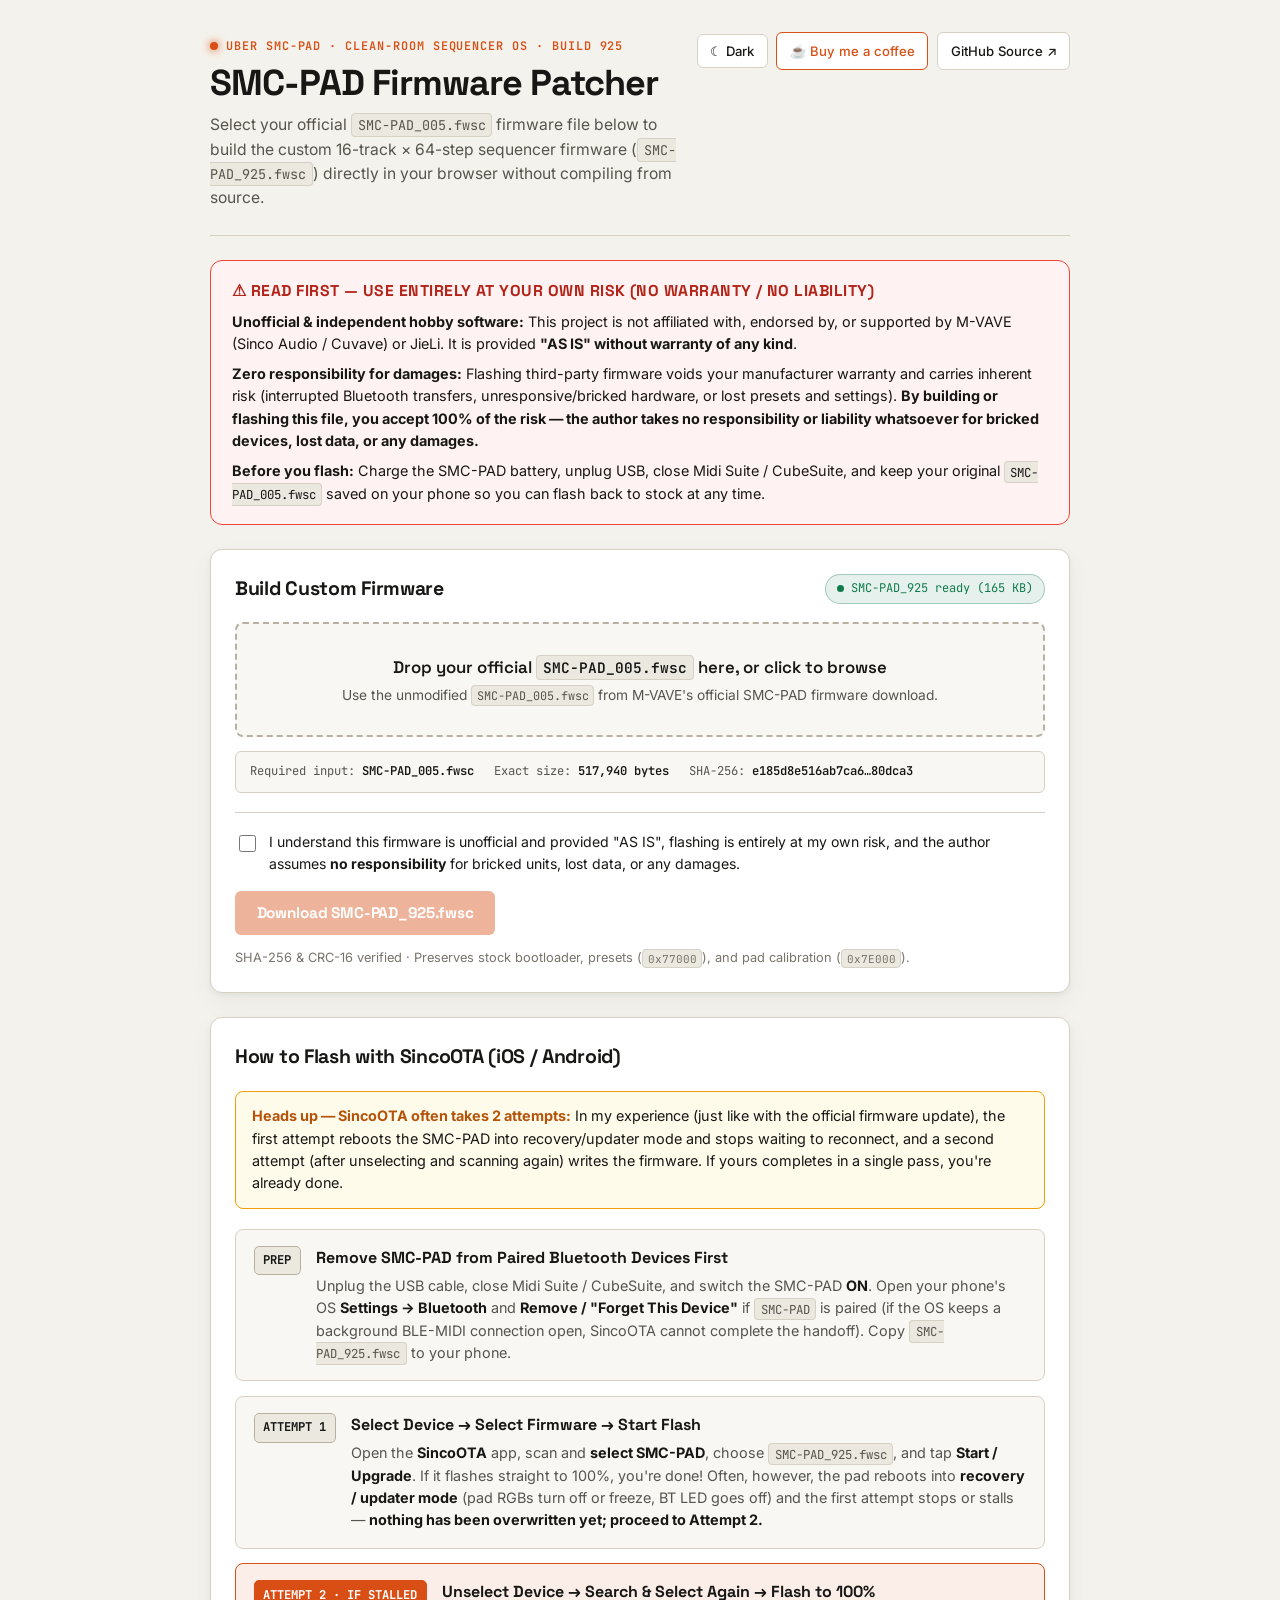
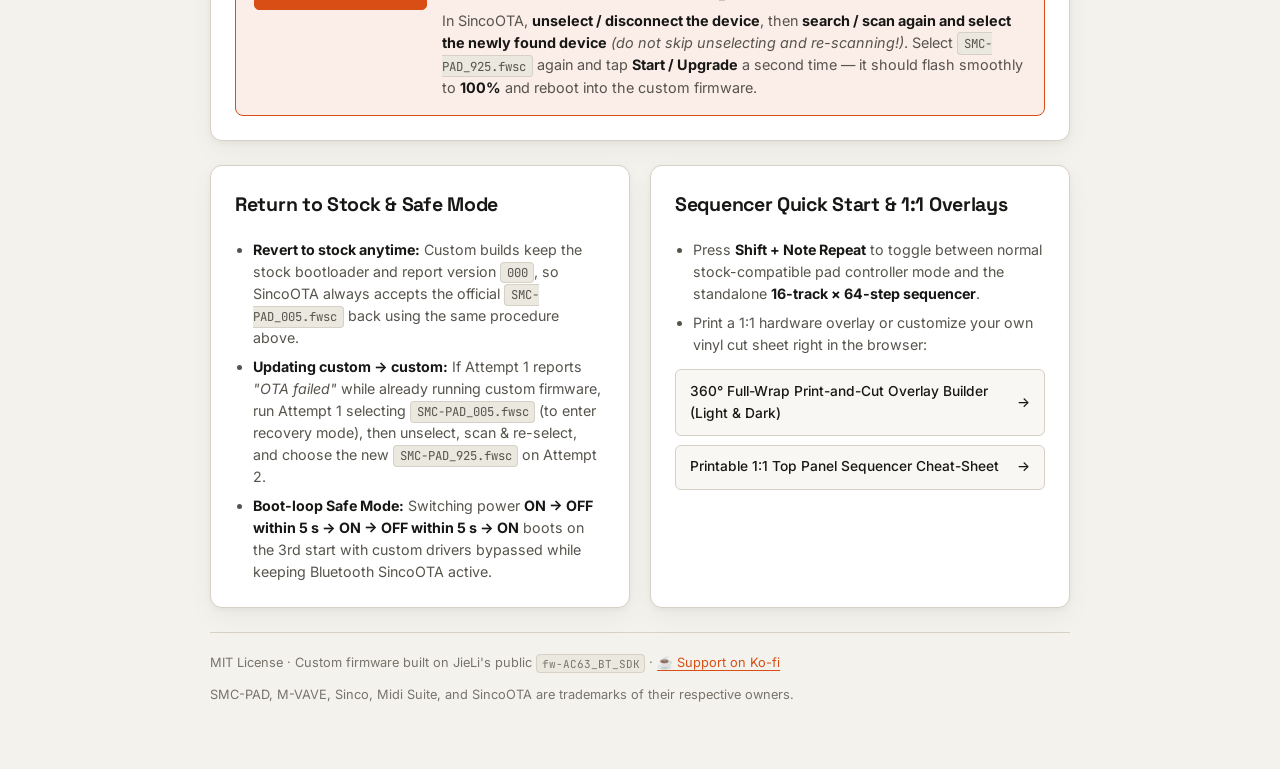
<file: docs/index.html>
<!doctype html>
<html lang="en">
  <head>
    <meta charset="utf-8" />
    <meta name="viewport" content="width=device-width, initial-scale=1" />
    <title>Uber SMC-PAD — Firmware Patcher &amp; Flashing Guide</title>
    <meta
      name="description"
      content="Browser firmware patcher and SincoOTA flashing guide for the M-VAVE SMC-PAD 16-track step sequencer OS."
    />
    <link rel="preconnect" href="https://fonts.googleapis.com" />
    <link rel="preconnect" href="https://fonts.gstatic.com" crossorigin />
    <link
      href="https://fonts.googleapis.com/css2?family=Inter:wght@400;500;600&amp;family=JetBrains+Mono:wght@400;600;700&amp;family=Space+Grotesk:wght@600;700&amp;display=swap"
      rel="stylesheet"
    />
    <link rel="stylesheet" href="./styles.css" />
    <script>
      (function () {
        try {
          var saved = localStorage.getItem("smcpad-theme");
          var dark = saved
            ? saved === "dark"
            : window.matchMedia && window.matchMedia("(prefers-color-scheme: dark)").matches;
          document.documentElement.setAttribute("data-theme", dark ? "dark" : "light");
        } catch (_) {}
      })();
    </script>
  </head>
  <body>
    <div class="shell">
      <header class="topbar">
        <div>
          <div class="hw-kicker">
            <span class="hw-led" aria-hidden="true"></span>
            <span>UBER SMC-PAD · CLEAN-ROOM SEQUENCER OS · BUILD 925</span>
          </div>
          <h1>SMC-PAD Firmware Patcher</h1>
          <p class="lead">
            Select your official <code>SMC-PAD_005.fwsc</code> firmware file below to build the
            custom 16-track × 64-step sequencer firmware (<code>SMC-PAD_925.fwsc</code>) directly in
            your browser without compiling from source.
          </p>
        </div>
        <div class="topbar-actions">
          <button
            type="button"
            id="theme-toggle-btn"
            class="btn-ghost"
            aria-label="Toggle color theme"
          >
            Theme
          </button>
          <a
            id="kofi-link-btn"
            class="btn-ghost btn-kofi"
            href="https://ko-fi.com/alenauta"
            target="_blank"
            rel="noopener noreferrer"
          >
            ☕ Buy me a coffee
          </a>
          <a
            id="repo-link-btn"
            class="btn-ghost"
            href="https://github.com/alenauta/uber-smc-pad"
            target="_blank"
            rel="noopener noreferrer"
          >
            GitHub Source ↗
          </a>
        </div>
      </header>

      <main>
        <!-- Strong Liability & Own-Risk Warning -->
        <section class="disclaimer-card" id="disclaimer-banner" aria-labelledby="disclaimer-heading">
          <h2 class="disclaimer-title" id="disclaimer-heading">
            ⚠ Read First — Use Entirely at Your Own Risk (No Warranty / No Liability)
          </h2>
          <p>
            <strong>Unofficial &amp; independent hobby software:</strong> This project is not
            affiliated with, endorsed by, or supported by M-VAVE (Sinco Audio / Cuvave) or JieLi.
            It is provided <strong>"AS IS" without warranty of any kind</strong>.
          </p>
          <p>
            <strong>Zero responsibility for damages:</strong> Flashing third-party firmware voids
            your manufacturer warranty and carries inherent risk (interrupted Bluetooth transfers,
            unresponsive/bricked hardware, or lost presets and settings).
            <strong>
              By building or flashing this file, you accept 100% of the risk — the author takes no
              responsibility or liability whatsoever for bricked devices, lost data, or any damages.
            </strong>
          </p>
          <p>
            <strong>Before you flash:</strong> Charge the SMC-PAD battery, unplug USB, close Midi
            Suite / CubeSuite, and keep your original <code>SMC-PAD_005.fwsc</code> saved on your
            phone so you can flash back to stock at any time.
          </p>
        </section>

        <!-- Firmware Patcher -->
        <section class="card" id="patcher-section" aria-labelledby="patcher-heading">
          <div class="card-header">
            <h2 id="patcher-heading">Build Custom Firmware</h2>
            <div class="status-pill" id="payload-status-pill" role="status" aria-live="polite">
              <span class="status-dot" aria-hidden="true"></span>
              <span id="payload-status-text">Loading payload…</span>
            </div>
          </div>

          <div class="dropzone" id="stock-dropzone">
            <input
              type="file"
              id="stock-file-input"
              accept=".fwsc,.ufw,.bin,application/octet-stream"
              aria-label="Select your official SMC-PAD_005.fwsc file"
            />
            <p class="dropzone-title" id="dropzone-title">
              Drop your official <code>SMC-PAD_005.fwsc</code> here, or click to browse
            </p>
            <p class="dropzone-sub" id="dropzone-sub">
              Use the unmodified <code>SMC-PAD_005.fwsc</code> from M-VAVE's official SMC-PAD
              firmware download.
            </p>
          </div>

          <div class="spec-strip" aria-label="Required official stock firmware specification">
            <span>Required input: <strong>SMC-PAD_005.fwsc</strong></span>
            <span>Exact size: <strong>517,940 bytes</strong></span>
            <span>SHA-256: <strong>e185d8e516ab7ca6…80dca3</strong></span>
          </div>

          <div class="verify-box" id="verification-panel" role="region" aria-live="polite" hidden>
            <p class="verify-title" id="verification-title"></p>
            <div class="verify-grid" id="verification-details"></div>
          </div>

          <div class="patch-footer">
            <label class="ack-label" for="risk-ack-checkbox">
              <input type="checkbox" id="risk-ack-checkbox" />
              <span>
                I understand this firmware is unofficial and provided "AS IS", flashing is entirely
                at my own risk, and the author assumes <strong>no responsibility</strong> for
                bricked units, lost data, or any damages.
              </span>
            </label>

            <div class="action-row">
              <button type="button" class="btn-primary" id="download-fw-btn" disabled>
                Download SMC-PAD_925.fwsc
              </button>
              <p class="privacy-note">
                SHA-256 &amp; CRC-16 verified · Preserves stock bootloader, presets
                (<code>0x77000</code>), and pad calibration (<code>0x7E000</code>).
              </p>
            </div>
          </div>
        </section>

        <!-- How to Flash Guide -->
        <section class="card" id="flashing-guide" aria-labelledby="flashing-heading">
          <div class="card-header">
            <h2 id="flashing-heading">How to Flash with SincoOTA (iOS / Android)</h2>
          </div>

          <div class="two-pass-callout">
            <strong>Heads up — SincoOTA often takes 2 attempts:</strong> In my experience (just like
            with the official firmware update), the first attempt reboots the SMC-PAD into
            recovery/updater mode and stops waiting to reconnect, and a second attempt (after
            unselecting and scanning again) writes the firmware. If yours completes in a single
            pass, you're already done.
          </div>

          <ol class="steps-list">
            <li class="step-item">
              <span class="step-badge">Prep</span>
              <div class="step-body">
                <h3>Remove SMC-PAD from Paired Bluetooth Devices First</h3>
                <p>
                  Unplug the USB cable, close Midi Suite / CubeSuite, and switch the SMC-PAD
                  <strong>ON</strong>. Open your phone's OS <strong>Settings → Bluetooth</strong>
                  and <strong>Remove / "Forget This Device"</strong> if <code>SMC-PAD</code> is
                  paired (if the OS keeps a background BLE-MIDI connection open, SincoOTA cannot
                  complete the handoff). Copy <code>SMC-PAD_925.fwsc</code> to your phone.
                </p>
              </div>
            </li>

            <li class="step-item">
              <span class="step-badge">Attempt 1</span>
              <div class="step-body">
                <h3>Select Device → Select Firmware → Start Flash</h3>
                <p>
                  Open the <strong>SincoOTA</strong> app, scan and <strong>select SMC-PAD</strong>,
                  choose <code>SMC-PAD_925.fwsc</code>, and tap <strong>Start / Upgrade</strong>. If
                  it flashes straight to 100%, you're done! Often, however, the pad reboots into
                  <strong>recovery / updater mode</strong> (pad RGBs turn off or freeze, BT LED goes
                  off) and the first attempt stops or stalls —
                  <strong>nothing has been overwritten yet; proceed to Attempt 2.</strong>
                </p>
              </div>
            </li>

            <li class="step-item highlight">
              <span class="step-badge">Attempt 2 · If Stalled</span>
              <div class="step-body">
                <h3>Unselect Device → Search &amp; Select Again → Flash to 100%</h3>
                <p>
                  In SincoOTA, <strong>unselect / disconnect the device</strong>, then
                  <strong>search / scan again and select the newly found device</strong>
                  <em>(do not skip unselecting and re-scanning!)</em>. Select
                  <code>SMC-PAD_925.fwsc</code> again and tap <strong>Start / Upgrade</strong> a
                  second time — it should flash smoothly to <strong>100%</strong> and reboot into
                  the custom firmware.
                </p>
              </div>
            </li>
          </ol>
        </section>

        <!-- Secondary Reference Grid -->
        <div class="info-grid" id="extras-grid">
          <section class="card" aria-labelledby="revert-heading">
            <div class="card-header">
              <h2 id="revert-heading">Return to Stock &amp; Safe Mode</h2>
            </div>
            <ul class="compact-list">
              <li>
                <strong>Revert to stock anytime:</strong> Custom builds keep the stock bootloader
                and report version <code>000</code>, so SincoOTA always accepts the official
                <code>SMC-PAD_005.fwsc</code> back using the same procedure above.
              </li>
              <li>
                <strong>Updating custom → custom:</strong> If Attempt 1 reports
                <em>"OTA failed"</em> while already running custom firmware, run Attempt 1 selecting
                <code>SMC-PAD_005.fwsc</code> (to enter recovery mode), then unselect, scan &amp;
                re-select, and choose the new <code>SMC-PAD_925.fwsc</code> on Attempt 2.
              </li>
              <li>
                <strong>Boot-loop Safe Mode:</strong> Switching power
                <strong>ON → OFF within 5 s → ON → OFF within 5 s → ON</strong> boots on the 3rd
                start with custom drivers bypassed while keeping Bluetooth SincoOTA active.
              </li>
            </ul>
          </section>

          <section class="card" aria-labelledby="overlays-heading">
            <div class="card-header">
              <h2 id="overlays-heading">Sequencer Quick Start &amp; 1:1 Overlays</h2>
            </div>
            <ul class="compact-list">
              <li>
                Press <strong>Shift + Note Repeat</strong> to toggle between normal stock-compatible
                pad controller mode and the standalone <strong>16-track × 64-step sequencer</strong>.
              </li>
              <li>
                Print a 1:1 hardware overlay or customize your own vinyl cut sheet right in the
                browser:
              </li>
            </ul>
            <div class="overlay-links">
              <a
                id="overlay-milspec-link"
                class="overlay-link-card"
                href="./overlay/smcpad_milspec_overlay.html"
              >
                <span>360° Full-Wrap Print-and-Cut Overlay Builder (Light &amp; Dark)</span>
                <span aria-hidden="true">→</span>
              </a>
              <a
                id="overlay-seq-link"
                class="overlay-link-card"
                href="./overlay/smcpad_seq_overlay.html"
              >
                <span>Printable 1:1 Top Panel Sequencer Cheat-Sheet</span>
                <span aria-hidden="true">→</span>
              </a>
            </div>
          </section>
        </div>
      </main>

      <footer class="site-footer">
        <span>
          MIT License · Custom firmware built on JieLi's public <code>fw-AC63_BT_SDK</code> ·
          <a href="https://ko-fi.com/alenauta" target="_blank" rel="noopener noreferrer"
            >☕ Support on Ko-fi</a
          >
        </span>
        <span>
          SMC-PAD, M-VAVE, Sinco, Midi Suite, and SincoOTA are trademarks of their respective
          owners.
        </span>
      </footer>
    </div>

    <script src="./patcher.js"></script>
    <script>
      (function () {
        "use strict";

        const PAYLOAD_URL = "./payload/smcpad_925.bin";

        const themeBtn = document.getElementById("theme-toggle-btn");
        const statusPill = document.getElementById("payload-status-pill");
        const statusText = document.getElementById("payload-status-text");
        const dropzone = document.getElementById("stock-dropzone");
        const dropTitle = document.getElementById("dropzone-title");
        const dropSub = document.getElementById("dropzone-sub");
        const fileInput = document.getElementById("stock-file-input");
        const verifyPanel = document.getElementById("verification-panel");
        const verifyTitle = document.getElementById("verification-title");
        const verifyDetails = document.getElementById("verification-details");
        const ackCheckbox = document.getElementById("risk-ack-checkbox");
        const downloadBtn = document.getElementById("download-fw-btn");

        let payloadBytes = null;
        let patchedResult = null;
        let pendingFile = null;

        function updateThemeLabel() {
          const cur = document.documentElement.getAttribute("data-theme") || "light";
          themeBtn.textContent = cur === "dark" ? "☀ Light" : "☾ Dark";
        }
        updateThemeLabel();

        themeBtn.addEventListener("click", function () {
          const cur = document.documentElement.getAttribute("data-theme") || "light";
          const next = cur === "dark" ? "light" : "dark";
          document.documentElement.setAttribute("data-theme", next);
          try {
            localStorage.setItem("smcpad-theme", next);
          } catch (_) {}
          updateThemeLabel();
        });

        function refreshDownloadButton() {
          const ready = Boolean(patchedResult && ackCheckbox.checked);
          downloadBtn.disabled = !ready;
          if (patchedResult) {
            downloadBtn.textContent =
              "Download " +
              patchedResult.fileName +
              " (" +
              patchedResult.bytes.length.toLocaleString() +
              " B)";
          } else {
            downloadBtn.textContent = "Download SMC-PAD_925.fwsc";
          }
        }

        ackCheckbox.addEventListener("change", refreshDownloadButton);

        function showVerificationError(msg) {
          patchedResult = null;
          dropzone.classList.remove("verified");
          verifyPanel.hidden = false;
          verifyPanel.className = "verify-box err";
          verifyTitle.textContent = "✕ Verification failed: " + msg;
          verifyDetails.innerHTML = "";
          refreshDownloadButton();
        }

        function showVerificationSuccess(fileName, res, elapsedMs) {
          patchedResult = res;
          dropzone.classList.add("verified");
          dropTitle.innerHTML =
            "✓ Verified <code>" +
            fileName.replace(/[<>&]/g, "") +
            "</code> → Ready to download <code>" +
            res.fileName +
            "</code>";
          dropSub.textContent =
            "Assembled in " + elapsedMs + " ms. Click or drop again to select another file.";
          verifyPanel.hidden = false;
          verifyPanel.className = "verify-box ok";
          verifyTitle.textContent =
            "✓ Stock SMC-PAD_005 verified — " + res.fileName + " ready";
          verifyDetails.innerHTML =
            "<div>Input SHA-256: <strong>" +
            res.stockSha256.slice(0, 16) +
            "…" +
            res.stockSha256.slice(-6) +
            "</strong></div>" +
            "<div>OTA flash2 SHA-256: <strong>" +
            res.flash2Sha256.slice(0, 16) +
            "…" +
            res.flash2Sha256.slice(-6) +
            "</strong></div>" +
            "<div>Output .fwsc SHA-256: <strong>" +
            res.outputSha256.slice(0, 16) +
            "…" +
            res.outputSha256.slice(-6) +
            "</strong></div>" +
            "<div>Output size: <strong>" +
            res.bytes.length.toLocaleString() +
            " bytes</strong></div>";
          refreshDownloadButton();
        }

        async function processSelectedFile(file) {
          if (!file) return;
          if (!payloadBytes) {
            pendingFile = file;
            return;
          }
          try {
            const buf = await file.arrayBuffer();
            const stockBytes = new Uint8Array(buf);
            const t0 = performance.now();
            const res = await window.SmcPadPatcher.patchFirmware(stockBytes, payloadBytes);
            const elapsed = (performance.now() - t0).toFixed(1);
            showVerificationSuccess(file.name, res, elapsed);
          } catch (err) {
            showVerificationError(err && err.message ? err.message : String(err));
          }
        }

        fileInput.addEventListener("change", function () {
          if (fileInput.files && fileInput.files[0]) {
            processSelectedFile(fileInput.files[0]);
          }
        });

        ["dragenter", "dragover"].forEach(function (evName) {
          dropzone.addEventListener(evName, function (e) {
            e.preventDefault();
            dropzone.classList.add("dragover");
          });
        });

        ["dragleave", "drop"].forEach(function (evName) {
          dropzone.addEventListener(evName, function (e) {
            e.preventDefault();
            dropzone.classList.remove("dragover");
          });
        });

        dropzone.addEventListener("drop", function (e) {
          if (e.dataTransfer && e.dataTransfer.files && e.dataTransfer.files[0]) {
            processSelectedFile(e.dataTransfer.files[0]);
          }
        });

        downloadBtn.addEventListener("click", function () {
          if (!patchedResult || !ackCheckbox.checked) return;
          const blob = new Blob([patchedResult.bytes], { type: "application/octet-stream" });
          const url = URL.createObjectURL(blob);
          const a = document.createElement("a");
          a.href = url;
          a.download = patchedResult.fileName;
          document.body.appendChild(a);
          a.click();
          a.remove();
          setTimeout(function () {
            URL.revokeObjectURL(url);
          }, 2000);
        });

        async function loadPayload() {
          try {
            const resp = await fetch(PAYLOAD_URL, { cache: "no-cache" });
            if (!resp.ok) {
              throw new Error("HTTP " + resp.status);
            }
            const ab = await resp.arrayBuffer();
            payloadBytes = new Uint8Array(ab);
            const parsed = window.SmcPadPatcher.parsePayloadBundle(payloadBytes);
            statusPill.className = "status-pill ready";
            statusText.textContent =
              parsed.manifest.build_name +
              " ready (" +
              Math.round(payloadBytes.length / 1024) +
              " KB)";
            if (pendingFile) {
              const f = pendingFile;
              pendingFile = null;
              processSelectedFile(f);
            }
          } catch (err) {
            statusPill.className = "status-pill error";
            statusText.textContent =
              "Payload load error (" +
              (err && err.message ? err.message : "serve docs/ via HTTP/GitHub Pages") +
              ")";
          }
        }

        loadPayload();
      })();
    </script>
  </body>
</html>
</file>
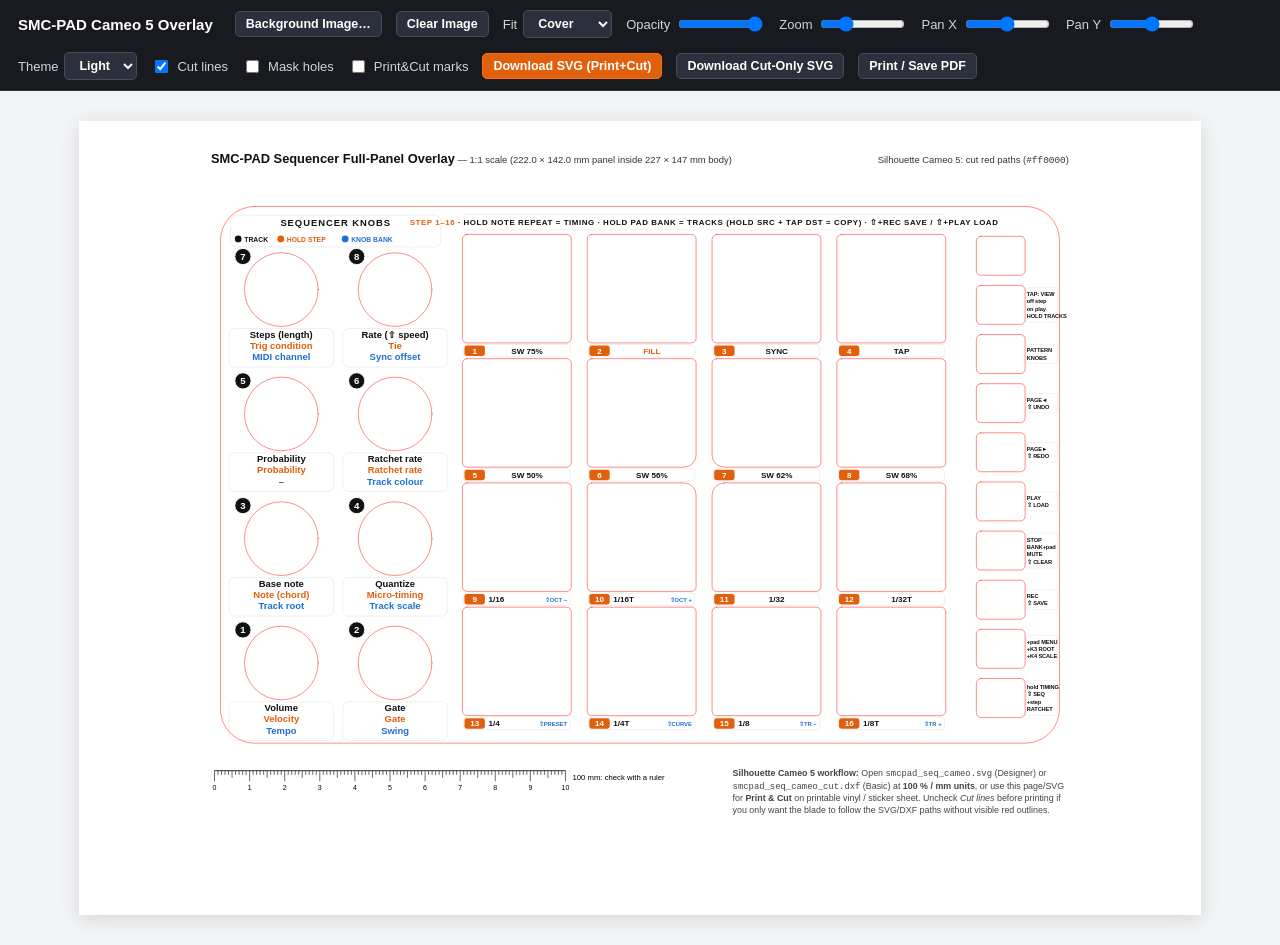
<file: docs/overlay/smcpad_seq_cameo_overlay.html>
<!DOCTYPE html>
<html lang="en">
<head>
<meta charset="utf-8">
<title>SMC-PAD Full-Panel Overlay (Silhouette Cameo 5)</title>
<meta name="description" content="1:1 full-panel printable and cuttable overlay for SMC-PAD and Silhouette Cameo 5">
<style>
@page { size: 297mm 210mm; margin: 0; }
* { box-sizing: border-box; -webkit-print-color-adjust: exact; print-color-adjust: exact; }
html, body { margin: 0; padding: 0; background: #f3f4f6; color: #111;
  font-family: "Avenir Next", "Helvetica Neue", Arial, sans-serif; }
.toolbar { background: #181a20; color: #f3f4f6; padding: 10px 18px; display: flex; flex-wrap: wrap;
  gap: 14px; align-items: center; font-size: 13px; border-bottom: 1px solid #2d3139; }
.toolbar h1 { font-size: 15px; margin: 0 8px 0 0; font-weight: 700; color: #fff; }
.toolbar label { display: inline-flex; align-items: center; gap: 6px; color: #d1d5db; font-weight: 500; }
.toolbar input[type="range"] { width: 85px; }
.toolbar select, .toolbar button, .toolbar .btn-file {
  background: #2b303c; color: #fff; border: 1px solid #454c5c; border-radius: 5px;
  padding: 5px 10px; font-size: 12.5px; cursor: pointer; font-weight: 600; }
.toolbar button:hover, .toolbar .btn-file:hover { background: #3b4252; }
.toolbar button.primary { background: #e0600b; border-color: #f97316; }
.toolbar button.primary:hover { background: #f97316; }
.page { position: relative; width: 297mm; height: 210mm; margin: 8mm auto; background: #fff;
  box-shadow: 0 4px 20px rgba(0,0,0,0.12); overflow: hidden; }
.skin-wrap { position: absolute; left: 35mm; top: 20mm; width: 227mm; height: 147mm; }
.cameo-svg { width: 227mm; height: 147mm; display: block; }
.meta-bar { position: absolute; left: 35mm; top: 8mm; width: 227mm; display: flex;
  justify-content: space-between; align-items: baseline; font-size: 2.5mm; color: #333; }
.meta-bar b { font-size: 3.4mm; color: #111; }
.foot-bar { position: absolute; left: 35mm; top: 171mm; width: 227mm; display: flex;
  justify-content: space-between; align-items: flex-start; gap: 8mm; font-size: 2.35mm; color: #444; line-height: 1.35; }
.reg-mark { position: absolute; pointer-events: none; display: none; }
.show-reg .reg-mark { display: block; }
@media print {
  html, body { background: #fff; }
  .no-print { display: none !important; }
  .page { margin: 0; box-shadow: none; page-break-after: always; }
}
</style>
</head>
<body>
<div class="toolbar no-print">
  <h1>SMC-PAD Cameo 5 Overlay</h1>
  <label class="btn-file">
    <span>Background Image&hellip;</span>
    <input type="file" id="bg-file" accept="image/*" style="display:none">
  </label>
  <button type="button" id="bg-clear">Clear Image</button>
  <label>Fit
    <select id="bg-fit">
      <option value="cover" selected>Cover</option>
      <option value="contain" >Contain</option>
      <option value="stretch" >Stretch</option>
    </select>
  </label>
  <label>Opacity <input type="range" id="bg-opacity" min="0.1" max="1" step="0.05" value="1.00"></label>
  <label>Zoom <input type="range" id="bg-zoom" min="0.5" max="2.5" step="0.05" value="1.00"></label>
  <label>Pan X <input type="range" id="bg-panx" min="-60" max="60" step="1" value="0"></label>
  <label>Pan Y <input type="range" id="bg-pany" min="-60" max="60" step="1" value="0"></label>
  <label>Theme
    <select id="pill-mode">
      <option value="light" selected>Light</option>
      <option value="dark" >Dark</option>
    </select>
  </label>
  <label><input type="checkbox" id="toggle-cut" checked> Cut lines</label>
  <label><input type="checkbox" id="toggle-holes" > Mask holes</label>
  <label><input type="checkbox" id="toggle-reg"> Print&amp;Cut marks</label>
  <button type="button" id="dl-svg" class="primary">Download SVG (Print+Cut)</button>
  <button type="button" id="dl-cut-svg">Download Cut-Only SVG</button>
  <button type="button" onclick="window.print()">Print / Save PDF</button>
</div>

<div class="page" id="sheet">
  <!-- Optional Silhouette-style registration marks preview around the 227x147mm area -->
  <svg class="reg-mark" style="left:25mm;top:12mm;width:247mm;height:163mm" viewBox="0 0 247 163" xmlns="http://www.w3.org/2000/svg">
    <rect x="0" y="0" width="5" height="5" fill="#000"/>
    <path d="M247,0 L237,0 L237,1.2 L245.8,1.2 L245.8,10 L247,10 Z" fill="#000"/>
    <path d="M0,163 L10,163 L10,161.8 L1.2,161.8 L1.2,153 L0,153 Z" fill="#000"/>
  </svg>

  <div class="meta-bar no-print-hide">
    <div><b>SMC-PAD Sequencer Full-Panel Overlay</b> &mdash; 1:1 scale (222.0 &times; 142.0 mm panel inside 227 &times; 147 mm body)</div>
    <div>Silhouette Cameo 5: cut red paths (<code>#ff0000</code>)</div>
  </div>

  <div class="skin-wrap">
    <svg id="cameo-svg" class="cameo-svg" viewBox="0 0 227.0 147.0" xmlns="http://www.w3.org/2000/svg" xmlns:xlink="http://www.w3.org/1999/xlink">
<style>
    .cut-line { fill: none; stroke: #ff0000; stroke-width: 0.12; stroke-linecap: round; stroke-linejoin: round; }
    .hole-mask { fill: #ffffff; stroke: none; }
    .svg-text { font-family: "Avenir Next Condensed", "Arial Narrow", "Helvetica Neue", Arial, sans-serif; }
    .title { font-size: 2.5px; font-weight: 700; letter-spacing: 0.25px; }
    .legend { font-size: 1.8px; font-weight: 700; }
    .badge { font-size: 2.55px; font-weight: 700; fill: #ffffff; }
    .klabel { font-size: 2.5px; font-weight: 700; }
    .blabel { font-size: 1.50px; font-weight: 700; letter-spacing: -0.03px; }
    .pstep { font-size: 2.15px; font-weight: 800; fill: #ffffff; }
    .ptiming { font-size: 2.15px; font-weight: 700; }
    .pshift { font-size: 1.55px; font-weight: 700; }
    .phead { font-size: 2.1px; font-weight: 700; letter-spacing: 0.15px; }
    </style>
<defs><clipPath id="overlay-bleed-clip"><path id="bleed-clip-path" d="M11.500,1.000 L215.500,1.000 A10.500,10.500 0 0 1 226.000,11.500 L226.000,135.500 A10.500,10.500 0 0 1 215.500,146.000 L11.500,146.000 A10.500,10.500 0 0 1 1.000,135.500 L1.000,11.500 A10.500,10.500 0 0 1 11.500,1.000 Z"/></clipPath></defs>
<g id="background" clip-path="url(#overlay-bleed-clip)">
<path id="bg-base" d="M11.500,1.000 L215.500,1.000 A10.500,10.500 0 0 1 226.000,11.500 L226.000,135.500 A10.500,10.500 0 0 1 215.500,146.000 L11.500,146.000 A10.500,10.500 0 0 1 1.000,135.500 L1.000,11.500 A10.500,10.500 0 0 1 11.500,1.000 Z" fill="#ffffff"/>
<image id="bg-image" href="" x="1.00" y="1.00" width="225.00" height="145.00" preserveAspectRatio="xMidYMid slice" opacity="1.00" style="display:none;"/>
<g id="hole-masks" style="display:none;">
<circle cx="18.600" cy="24.500" r="9.750" class="hole-mask"/>
<circle cx="18.600" cy="57.400" r="9.750" class="hole-mask"/>
<circle cx="18.600" cy="90.400" r="9.750" class="hole-mask"/>
<circle cx="18.600" cy="123.300" r="9.750" class="hole-mask"/>
<circle cx="48.700" cy="24.500" r="9.750" class="hole-mask"/>
<circle cx="48.700" cy="57.400" r="9.750" class="hole-mask"/>
<circle cx="48.700" cy="90.400" r="9.750" class="hole-mask"/>
<circle cx="48.700" cy="123.300" r="9.750" class="hole-mask"/>
<path d="M67.720,9.910 L94.120,9.910 A1.200,1.200 0 0 1 95.320,11.110 L95.320,37.410 A1.200,1.200 0 0 1 94.120,38.610 L67.720,38.610 A1.200,1.200 0 0 1 66.520,37.410 L66.520,11.110 A1.200,1.200 0 0 1 67.720,9.910 Z" class="hole-mask"/>
<path d="M100.750,9.910 L127.150,9.910 A1.200,1.200 0 0 1 128.350,11.110 L128.350,37.410 A1.200,1.200 0 0 1 127.150,38.610 L100.750,38.610 A1.200,1.200 0 0 1 99.550,37.410 L99.550,11.110 A1.200,1.200 0 0 1 100.750,9.910 Z" class="hole-mask"/>
<path d="M133.780,9.910 L160.180,9.910 A1.200,1.200 0 0 1 161.380,11.110 L161.380,37.410 A1.200,1.200 0 0 1 160.180,38.610 L133.780,38.610 A1.200,1.200 0 0 1 132.580,37.410 L132.580,11.110 A1.200,1.200 0 0 1 133.780,9.910 Z" class="hole-mask"/>
<path d="M166.800,9.910 L193.200,9.910 A1.200,1.200 0 0 1 194.400,11.110 L194.400,37.410 A1.200,1.200 0 0 1 193.200,38.610 L166.800,38.610 A1.200,1.200 0 0 1 165.600,37.410 L165.600,11.110 A1.200,1.200 0 0 1 166.800,9.910 Z" class="hole-mask"/>
<path d="M67.720,42.780 L94.120,42.780 A1.200,1.200 0 0 1 95.320,43.980 L95.320,70.280 A1.200,1.200 0 0 1 94.120,71.480 L67.720,71.480 A1.200,1.200 0 0 1 66.520,70.280 L66.520,43.980 A1.200,1.200 0 0 1 67.720,42.780 Z" class="hole-mask"/>
<path d="M100.750,42.780 L127.150,42.780 A1.200,1.200 0 0 1 128.350,43.980 L128.350,68.280 A3.200,3.200 0 0 1 125.150,71.480 L100.750,71.480 A1.200,1.200 0 0 1 99.550,70.280 L99.550,43.980 A1.200,1.200 0 0 1 100.750,42.780 Z" class="hole-mask"/>
<path d="M133.780,42.780 L160.180,42.780 A1.200,1.200 0 0 1 161.380,43.980 L161.380,70.280 A1.200,1.200 0 0 1 160.180,71.480 L135.780,71.480 A3.200,3.200 0 0 1 132.580,68.280 L132.580,43.980 A1.200,1.200 0 0 1 133.780,42.780 Z" class="hole-mask"/>
<path d="M166.800,42.780 L193.200,42.780 A1.200,1.200 0 0 1 194.400,43.980 L194.400,70.280 A1.200,1.200 0 0 1 193.200,71.480 L166.800,71.480 A1.200,1.200 0 0 1 165.600,70.280 L165.600,43.980 A1.200,1.200 0 0 1 166.800,42.780 Z" class="hole-mask"/>
<path d="M67.720,75.650 L94.120,75.650 A1.200,1.200 0 0 1 95.320,76.850 L95.320,103.150 A1.200,1.200 0 0 1 94.120,104.350 L67.720,104.350 A1.200,1.200 0 0 1 66.520,103.150 L66.520,76.850 A1.200,1.200 0 0 1 67.720,75.650 Z" class="hole-mask"/>
<path d="M100.750,75.650 L125.150,75.650 A3.200,3.200 0 0 1 128.350,78.850 L128.350,103.150 A1.200,1.200 0 0 1 127.150,104.350 L100.750,104.350 A1.200,1.200 0 0 1 99.550,103.150 L99.550,76.850 A1.200,1.200 0 0 1 100.750,75.650 Z" class="hole-mask"/>
<path d="M135.780,75.650 L160.180,75.650 A1.200,1.200 0 0 1 161.380,76.850 L161.380,103.150 A1.200,1.200 0 0 1 160.180,104.350 L133.780,104.350 A1.200,1.200 0 0 1 132.580,103.150 L132.580,78.850 A3.200,3.200 0 0 1 135.780,75.650 Z" class="hole-mask"/>
<path d="M166.800,75.650 L193.200,75.650 A1.200,1.200 0 0 1 194.400,76.850 L194.400,103.150 A1.200,1.200 0 0 1 193.200,104.350 L166.800,104.350 A1.200,1.200 0 0 1 165.600,103.150 L165.600,76.850 A1.200,1.200 0 0 1 166.800,75.650 Z" class="hole-mask"/>
<path d="M67.720,108.530 L94.120,108.530 A1.200,1.200 0 0 1 95.320,109.730 L95.320,136.030 A1.200,1.200 0 0 1 94.120,137.230 L67.720,137.230 A1.200,1.200 0 0 1 66.520,136.030 L66.520,109.730 A1.200,1.200 0 0 1 67.720,108.530 Z" class="hole-mask"/>
<path d="M100.750,108.530 L127.150,108.530 A1.200,1.200 0 0 1 128.350,109.730 L128.350,136.030 A1.200,1.200 0 0 1 127.150,137.230 L100.750,137.230 A1.200,1.200 0 0 1 99.550,136.030 L99.550,109.730 A1.200,1.200 0 0 1 100.750,108.530 Z" class="hole-mask"/>
<path d="M133.780,108.530 L160.180,108.530 A1.200,1.200 0 0 1 161.380,109.730 L161.380,136.030 A1.200,1.200 0 0 1 160.180,137.230 L133.780,137.230 A1.200,1.200 0 0 1 132.580,136.030 L132.580,109.730 A1.200,1.200 0 0 1 133.780,108.530 Z" class="hole-mask"/>
<path d="M166.800,108.530 L193.200,108.530 A1.200,1.200 0 0 1 194.400,109.730 L194.400,136.030 A1.200,1.200 0 0 1 193.200,137.230 L166.800,137.230 A1.200,1.200 0 0 1 165.600,136.030 L165.600,109.730 A1.200,1.200 0 0 1 166.800,108.530 Z" class="hole-mask"/>
<path d="M203.700,10.400 L214.200,10.400 A1.200,1.200 0 0 1 215.400,11.600 L215.400,19.500 A1.200,1.200 0 0 1 214.200,20.700 L203.700,20.700 A1.200,1.200 0 0 1 202.500,19.500 L202.500,11.600 A1.200,1.200 0 0 1 203.700,10.400 Z" class="hole-mask"/>
<path d="M203.700,23.400 L214.200,23.400 A1.200,1.200 0 0 1 215.400,24.600 L215.400,32.500 A1.200,1.200 0 0 1 214.200,33.700 L203.700,33.700 A1.200,1.200 0 0 1 202.500,32.500 L202.500,24.600 A1.200,1.200 0 0 1 203.700,23.400 Z" class="hole-mask"/>
<path d="M203.700,36.400 L214.200,36.400 A1.200,1.200 0 0 1 215.400,37.600 L215.400,45.500 A1.200,1.200 0 0 1 214.200,46.700 L203.700,46.700 A1.200,1.200 0 0 1 202.500,45.500 L202.500,37.600 A1.200,1.200 0 0 1 203.700,36.400 Z" class="hole-mask"/>
<path d="M203.700,49.400 L214.200,49.400 A1.200,1.200 0 0 1 215.400,50.600 L215.400,58.500 A1.200,1.200 0 0 1 214.200,59.700 L203.700,59.700 A1.200,1.200 0 0 1 202.500,58.500 L202.500,50.600 A1.200,1.200 0 0 1 203.700,49.400 Z" class="hole-mask"/>
<path d="M203.700,62.400 L214.200,62.400 A1.200,1.200 0 0 1 215.400,63.600 L215.400,71.500 A1.200,1.200 0 0 1 214.200,72.700 L203.700,72.700 A1.200,1.200 0 0 1 202.500,71.500 L202.500,63.600 A1.200,1.200 0 0 1 203.700,62.400 Z" class="hole-mask"/>
<path d="M203.700,75.400 L214.200,75.400 A1.200,1.200 0 0 1 215.400,76.600 L215.400,84.500 A1.200,1.200 0 0 1 214.200,85.700 L203.700,85.700 A1.200,1.200 0 0 1 202.500,84.500 L202.500,76.600 A1.200,1.200 0 0 1 203.700,75.400 Z" class="hole-mask"/>
<path d="M203.700,88.400 L214.200,88.400 A1.200,1.200 0 0 1 215.400,89.600 L215.400,97.500 A1.200,1.200 0 0 1 214.200,98.700 L203.700,98.700 A1.200,1.200 0 0 1 202.500,97.500 L202.500,89.600 A1.200,1.200 0 0 1 203.700,88.400 Z" class="hole-mask"/>
<path d="M203.700,101.400 L214.200,101.400 A1.200,1.200 0 0 1 215.400,102.600 L215.400,110.500 A1.200,1.200 0 0 1 214.200,111.700 L203.700,111.700 A1.200,1.200 0 0 1 202.500,110.500 L202.500,102.600 A1.200,1.200 0 0 1 203.700,101.400 Z" class="hole-mask"/>
<path d="M203.700,114.400 L214.200,114.400 A1.200,1.200 0 0 1 215.400,115.600 L215.400,123.500 A1.200,1.200 0 0 1 214.200,124.700 L203.700,124.700 A1.200,1.200 0 0 1 202.500,123.500 L202.500,115.600 A1.200,1.200 0 0 1 203.700,114.400 Z" class="hole-mask"/>
<path d="M203.700,127.400 L214.200,127.400 A1.200,1.200 0 0 1 215.400,128.600 L215.400,136.500 A1.200,1.200 0 0 1 214.200,137.700 L203.700,137.700 A1.200,1.200 0 0 1 202.500,136.500 L202.500,128.600 A1.200,1.200 0 0 1 203.700,127.400 Z" class="hole-mask"/>
</g>
</g>
<g id="print-graphics" class="svg-text">
<rect class="label-pill" x="5.2" y="4.8" width="55.6" height="8.4" rx="1.6" fill="rgba(255, 255, 255, 0.86)" stroke="rgba(0, 0, 0, 0.12)" stroke-width="0.15"/>
<text x="33.00" y="7.8" class="title track-txt" fill="#111111" text-anchor="middle">SEQUENCER KNOBS</text>
<circle cx="7.20" cy="11.1" r="0.9" fill="#111111" class="track-txt-dot"/>
<text x="8.80" y="11.85" class="legend track-txt" fill="#111111">TRACK</text>
<circle cx="18.45" cy="11.1" r="0.9" fill="#e0600b" class="step-txt-dot"/>
<text x="20.05" y="11.85" class="legend step-txt" fill="#e0600b">HOLD STEP</text>
<circle cx="35.50" cy="11.1" r="0.9" fill="#1f6fd1" class="pat-txt-dot"/>
<text x="37.10" y="11.85" class="legend pat-txt" fill="#1f6fd1">KNOB BANK</text>
<rect class="label-pill" x="4.80" y="34.80" width="27.60" height="10.20" rx="1.4" fill="rgba(255, 255, 255, 0.86)" stroke="rgba(0, 0, 0, 0.12)" stroke-width="0.15"/>
<circle cx="8.45" cy="15.75" r="2.15" fill="#111111" stroke="#ffffff" stroke-width="0.25"/>
<text x="8.45" y="16.67" class="badge" text-anchor="middle">7</text>
<text x="18.60" y="37.20" class="klabel track-txt" fill="#111111" text-anchor="middle">Steps (length)</text>
<text x="18.60" y="40.20" class="klabel step-txt" fill="#e0600b" text-anchor="middle">Trig condition</text>
<text x="18.60" y="43.20" class="klabel pat-txt" fill="#1f6fd1" text-anchor="middle">MIDI channel</text>
<rect class="label-pill" x="34.90" y="34.80" width="27.60" height="10.20" rx="1.4" fill="rgba(255, 255, 255, 0.86)" stroke="rgba(0, 0, 0, 0.12)" stroke-width="0.15"/>
<circle cx="38.55" cy="15.75" r="2.15" fill="#111111" stroke="#ffffff" stroke-width="0.25"/>
<text x="38.55" y="16.67" class="badge" text-anchor="middle">8</text>
<text x="48.70" y="37.20" class="klabel track-txt" fill="#111111" text-anchor="middle">Rate (⇧ speed)</text>
<text x="48.70" y="40.20" class="klabel step-txt" fill="#e0600b" text-anchor="middle">Tie</text>
<text x="48.70" y="43.20" class="klabel pat-txt" fill="#1f6fd1" text-anchor="middle">Sync offset</text>
<rect class="label-pill" x="4.80" y="67.70" width="27.60" height="10.20" rx="1.4" fill="rgba(255, 255, 255, 0.86)" stroke="rgba(0, 0, 0, 0.12)" stroke-width="0.15"/>
<circle cx="8.45" cy="48.65" r="2.15" fill="#111111" stroke="#ffffff" stroke-width="0.25"/>
<text x="8.45" y="49.57" class="badge" text-anchor="middle">5</text>
<text x="18.60" y="70.10" class="klabel track-txt" fill="#111111" text-anchor="middle">Probability</text>
<text x="18.60" y="73.10" class="klabel step-txt" fill="#e0600b" text-anchor="middle">Probability</text>
<text x="18.60" y="76.10" class="klabel muted-txt" fill="#555555" text-anchor="middle">–</text>
<rect class="label-pill" x="34.90" y="67.70" width="27.60" height="10.20" rx="1.4" fill="rgba(255, 255, 255, 0.86)" stroke="rgba(0, 0, 0, 0.12)" stroke-width="0.15"/>
<circle cx="38.55" cy="48.65" r="2.15" fill="#111111" stroke="#ffffff" stroke-width="0.25"/>
<text x="38.55" y="49.57" class="badge" text-anchor="middle">6</text>
<text x="48.70" y="70.10" class="klabel track-txt" fill="#111111" text-anchor="middle">Ratchet rate</text>
<text x="48.70" y="73.10" class="klabel step-txt" fill="#e0600b" text-anchor="middle">Ratchet rate</text>
<text x="48.70" y="76.10" class="klabel pat-txt" fill="#1f6fd1" text-anchor="middle">Track colour</text>
<rect class="label-pill" x="4.80" y="100.70" width="27.60" height="10.20" rx="1.4" fill="rgba(255, 255, 255, 0.86)" stroke="rgba(0, 0, 0, 0.12)" stroke-width="0.15"/>
<circle cx="8.45" cy="81.65" r="2.15" fill="#111111" stroke="#ffffff" stroke-width="0.25"/>
<text x="8.45" y="82.57" class="badge" text-anchor="middle">3</text>
<text x="18.60" y="103.10" class="klabel track-txt" fill="#111111" text-anchor="middle">Base note</text>
<text x="18.60" y="106.10" class="klabel step-txt" fill="#e0600b" text-anchor="middle">Note (chord)</text>
<text x="18.60" y="109.10" class="klabel pat-txt" fill="#1f6fd1" text-anchor="middle">Track root</text>
<rect class="label-pill" x="34.90" y="100.70" width="27.60" height="10.20" rx="1.4" fill="rgba(255, 255, 255, 0.86)" stroke="rgba(0, 0, 0, 0.12)" stroke-width="0.15"/>
<circle cx="38.55" cy="81.65" r="2.15" fill="#111111" stroke="#ffffff" stroke-width="0.25"/>
<text x="38.55" y="82.57" class="badge" text-anchor="middle">4</text>
<text x="48.70" y="103.10" class="klabel track-txt" fill="#111111" text-anchor="middle">Quantize</text>
<text x="48.70" y="106.10" class="klabel step-txt" fill="#e0600b" text-anchor="middle">Micro-timing</text>
<text x="48.70" y="109.10" class="klabel pat-txt" fill="#1f6fd1" text-anchor="middle">Track scale</text>
<rect class="label-pill" x="4.80" y="133.60" width="27.60" height="10.20" rx="1.4" fill="rgba(255, 255, 255, 0.86)" stroke="rgba(0, 0, 0, 0.12)" stroke-width="0.15"/>
<circle cx="8.45" cy="114.55" r="2.15" fill="#111111" stroke="#ffffff" stroke-width="0.25"/>
<text x="8.45" y="115.47" class="badge" text-anchor="middle">1</text>
<text x="18.60" y="136.00" class="klabel track-txt" fill="#111111" text-anchor="middle">Volume</text>
<text x="18.60" y="139.00" class="klabel step-txt" fill="#e0600b" text-anchor="middle">Velocity</text>
<text x="18.60" y="142.00" class="klabel pat-txt" fill="#1f6fd1" text-anchor="middle">Tempo</text>
<rect class="label-pill" x="34.90" y="133.60" width="27.60" height="10.20" rx="1.4" fill="rgba(255, 255, 255, 0.86)" stroke="rgba(0, 0, 0, 0.12)" stroke-width="0.15"/>
<circle cx="38.55" cy="114.55" r="2.15" fill="#111111" stroke="#ffffff" stroke-width="0.25"/>
<text x="38.55" y="115.47" class="badge" text-anchor="middle">2</text>
<text x="48.70" y="136.00" class="klabel track-txt" fill="#111111" text-anchor="middle">Gate</text>
<text x="48.70" y="139.00" class="klabel step-txt" fill="#e0600b" text-anchor="middle">Gate</text>
<text x="48.70" y="142.00" class="klabel pat-txt" fill="#1f6fd1" text-anchor="middle">Swing</text>
<rect class="label-pill" x="66.52" y="4.6" width="127.88" height="4.1" rx="1.3" fill="rgba(255, 255, 255, 0.86)" stroke="rgba(0, 0, 0, 0.12)" stroke-width="0.15"/>
<text x="130.46" y="7.35" class="phead track-txt" fill="#111111" text-anchor="middle"><tspan fill="#e0600b" class="step-txt">STEP 1–16</tspan>  ·  HOLD NOTE REPEAT = TIMING  ·  HOLD PAD BANK = TRACKS (HOLD SRC + TAP DST = COPY)  ·  ⇧+REC SAVE / ⇧+PLAY LOAD</text>
<rect class="label-pill" x="66.82" y="39.03" width="28.20" height="3.30" rx="0.9" fill="rgba(255, 255, 255, 0.86)" stroke="rgba(0, 0, 0, 0.12)" stroke-width="0.14"/>
<rect x="67.07" y="39.28" width="5.40" height="2.80" rx="0.65" fill="#e0600b"/>
<text x="69.77" y="41.41" class="pstep" text-anchor="middle">1</text>
<text x="83.62" y="41.43" class="ptiming track-txt" fill="#111111" text-anchor="middle">SW 75%</text>
<rect class="label-pill" x="99.85" y="39.03" width="28.20" height="3.30" rx="0.9" fill="rgba(255, 255, 255, 0.86)" stroke="rgba(0, 0, 0, 0.12)" stroke-width="0.14"/>
<rect x="100.10" y="39.28" width="5.40" height="2.80" rx="0.65" fill="#e0600b"/>
<text x="102.80" y="41.41" class="pstep" text-anchor="middle">2</text>
<text x="116.65" y="41.43" class="ptiming step-txt" fill="#e0600b" text-anchor="middle">FILL</text>
<rect class="label-pill" x="132.88" y="39.03" width="28.20" height="3.30" rx="0.9" fill="rgba(255, 255, 255, 0.86)" stroke="rgba(0, 0, 0, 0.12)" stroke-width="0.14"/>
<rect x="133.13" y="39.28" width="5.40" height="2.80" rx="0.65" fill="#e0600b"/>
<text x="135.83" y="41.41" class="pstep" text-anchor="middle">3</text>
<text x="149.68" y="41.43" class="ptiming track-txt" fill="#111111" text-anchor="middle">SYNC</text>
<rect class="label-pill" x="165.90" y="39.03" width="28.20" height="3.30" rx="0.9" fill="rgba(255, 255, 255, 0.86)" stroke="rgba(0, 0, 0, 0.12)" stroke-width="0.14"/>
<rect x="166.15" y="39.28" width="5.40" height="2.80" rx="0.65" fill="#e0600b"/>
<text x="168.85" y="41.41" class="pstep" text-anchor="middle">4</text>
<text x="182.70" y="41.43" class="ptiming track-txt" fill="#111111" text-anchor="middle">TAP</text>
<rect class="label-pill" x="66.82" y="71.90" width="28.20" height="3.30" rx="0.9" fill="rgba(255, 255, 255, 0.86)" stroke="rgba(0, 0, 0, 0.12)" stroke-width="0.14"/>
<rect x="67.07" y="72.15" width="5.40" height="2.80" rx="0.65" fill="#e0600b"/>
<text x="69.77" y="74.28" class="pstep" text-anchor="middle">5</text>
<text x="83.62" y="74.30" class="ptiming track-txt" fill="#111111" text-anchor="middle">SW 50%</text>
<rect class="label-pill" x="99.85" y="71.90" width="28.20" height="3.30" rx="0.9" fill="rgba(255, 255, 255, 0.86)" stroke="rgba(0, 0, 0, 0.12)" stroke-width="0.14"/>
<rect x="100.10" y="72.15" width="5.40" height="2.80" rx="0.65" fill="#e0600b"/>
<text x="102.80" y="74.28" class="pstep" text-anchor="middle">6</text>
<text x="116.65" y="74.30" class="ptiming track-txt" fill="#111111" text-anchor="middle">SW 56%</text>
<rect class="label-pill" x="132.88" y="71.90" width="28.20" height="3.30" rx="0.9" fill="rgba(255, 255, 255, 0.86)" stroke="rgba(0, 0, 0, 0.12)" stroke-width="0.14"/>
<rect x="133.13" y="72.15" width="5.40" height="2.80" rx="0.65" fill="#e0600b"/>
<text x="135.83" y="74.28" class="pstep" text-anchor="middle">7</text>
<text x="149.68" y="74.30" class="ptiming track-txt" fill="#111111" text-anchor="middle">SW 62%</text>
<rect class="label-pill" x="165.90" y="71.90" width="28.20" height="3.30" rx="0.9" fill="rgba(255, 255, 255, 0.86)" stroke="rgba(0, 0, 0, 0.12)" stroke-width="0.14"/>
<rect x="166.15" y="72.15" width="5.40" height="2.80" rx="0.65" fill="#e0600b"/>
<text x="168.85" y="74.28" class="pstep" text-anchor="middle">8</text>
<text x="182.70" y="74.30" class="ptiming track-txt" fill="#111111" text-anchor="middle">SW 68%</text>
<rect class="label-pill" x="66.82" y="104.77" width="28.20" height="3.30" rx="0.9" fill="rgba(255, 255, 255, 0.86)" stroke="rgba(0, 0, 0, 0.12)" stroke-width="0.14"/>
<rect x="67.07" y="105.02" width="5.40" height="2.80" rx="0.65" fill="#e0600b"/>
<text x="69.77" y="107.15" class="pstep" text-anchor="middle">9</text>
<text x="73.42" y="107.17" class="ptiming track-txt" fill="#111111">1/16</text>
<text x="94.22" y="107.09" class="pshift pat-txt" fill="#1f6fd1" text-anchor="end">⇧OCT −</text>
<rect class="label-pill" x="99.85" y="104.77" width="28.20" height="3.30" rx="0.9" fill="rgba(255, 255, 255, 0.86)" stroke="rgba(0, 0, 0, 0.12)" stroke-width="0.14"/>
<rect x="100.10" y="105.02" width="5.40" height="2.80" rx="0.65" fill="#e0600b"/>
<text x="102.80" y="107.15" class="pstep" text-anchor="middle">10</text>
<text x="106.45" y="107.17" class="ptiming track-txt" fill="#111111">1/16T</text>
<text x="127.25" y="107.09" class="pshift pat-txt" fill="#1f6fd1" text-anchor="end">⇧OCT +</text>
<rect class="label-pill" x="132.88" y="104.77" width="28.20" height="3.30" rx="0.9" fill="rgba(255, 255, 255, 0.86)" stroke="rgba(0, 0, 0, 0.12)" stroke-width="0.14"/>
<rect x="133.13" y="105.02" width="5.40" height="2.80" rx="0.65" fill="#e0600b"/>
<text x="135.83" y="107.15" class="pstep" text-anchor="middle">11</text>
<text x="149.68" y="107.17" class="ptiming track-txt" fill="#111111" text-anchor="middle">1/32</text>
<rect class="label-pill" x="165.90" y="104.77" width="28.20" height="3.30" rx="0.9" fill="rgba(255, 255, 255, 0.86)" stroke="rgba(0, 0, 0, 0.12)" stroke-width="0.14"/>
<rect x="166.15" y="105.02" width="5.40" height="2.80" rx="0.65" fill="#e0600b"/>
<text x="168.85" y="107.15" class="pstep" text-anchor="middle">12</text>
<text x="182.70" y="107.17" class="ptiming track-txt" fill="#111111" text-anchor="middle">1/32T</text>
<rect class="label-pill" x="66.82" y="137.65" width="28.20" height="3.30" rx="0.9" fill="rgba(255, 255, 255, 0.86)" stroke="rgba(0, 0, 0, 0.12)" stroke-width="0.14"/>
<rect x="67.07" y="137.90" width="5.40" height="2.80" rx="0.65" fill="#e0600b"/>
<text x="69.77" y="140.03" class="pstep" text-anchor="middle">13</text>
<text x="73.42" y="140.05" class="ptiming track-txt" fill="#111111">1/4</text>
<text x="94.22" y="139.97" class="pshift pat-txt" fill="#1f6fd1" text-anchor="end">⇧PRESET</text>
<rect class="label-pill" x="99.85" y="137.65" width="28.20" height="3.30" rx="0.9" fill="rgba(255, 255, 255, 0.86)" stroke="rgba(0, 0, 0, 0.12)" stroke-width="0.14"/>
<rect x="100.10" y="137.90" width="5.40" height="2.80" rx="0.65" fill="#e0600b"/>
<text x="102.80" y="140.03" class="pstep" text-anchor="middle">14</text>
<text x="106.45" y="140.05" class="ptiming track-txt" fill="#111111">1/4T</text>
<text x="127.25" y="139.97" class="pshift pat-txt" fill="#1f6fd1" text-anchor="end">⇧CURVE</text>
<rect class="label-pill" x="132.88" y="137.65" width="28.20" height="3.30" rx="0.9" fill="rgba(255, 255, 255, 0.86)" stroke="rgba(0, 0, 0, 0.12)" stroke-width="0.14"/>
<rect x="133.13" y="137.90" width="5.40" height="2.80" rx="0.65" fill="#e0600b"/>
<text x="135.83" y="140.03" class="pstep" text-anchor="middle">15</text>
<text x="139.48" y="140.05" class="ptiming track-txt" fill="#111111">1/8</text>
<text x="160.28" y="139.97" class="pshift pat-txt" fill="#1f6fd1" text-anchor="end">⇧TR −</text>
<rect class="label-pill" x="165.90" y="137.65" width="28.20" height="3.30" rx="0.9" fill="rgba(255, 255, 255, 0.86)" stroke="rgba(0, 0, 0, 0.12)" stroke-width="0.14"/>
<rect x="166.15" y="137.90" width="5.40" height="2.80" rx="0.65" fill="#e0600b"/>
<text x="168.85" y="140.03" class="pstep" text-anchor="middle">16</text>
<text x="172.50" y="140.05" class="ptiming track-txt" fill="#111111">1/8T</text>
<text x="193.30" y="139.97" class="pshift pat-txt" fill="#1f6fd1" text-anchor="end">⇧TR +</text>
<rect class="label-pill" x="215.65" y="23.95" width="8.35" height="9.20" rx="0.8" fill="rgba(255, 255, 255, 0.86)" stroke="rgba(0, 0, 0, 0.12)" stroke-width="0.12"/>
<text x="215.85" y="26.18" class="blabel track-txt" fill="#111111">TAP: VIEW</text>
<text x="215.85" y="28.12" class="blabel track-txt" fill="#111111">off  step</text>
<text x="215.85" y="30.08" class="blabel track-txt" fill="#111111">on   play</text>
<text x="215.85" y="32.02" class="blabel track-txt" fill="#111111">HOLD TRACKS</text>
<rect class="label-pill" x="215.65" y="39.00" width="8.35" height="5.10" rx="0.8" fill="rgba(255, 255, 255, 0.86)" stroke="rgba(0, 0, 0, 0.12)" stroke-width="0.12"/>
<text x="215.85" y="41.12" class="blabel track-txt" fill="#111111">PATTERN</text>
<text x="215.85" y="43.07" class="blabel track-txt" fill="#111111">KNOBS</text>
<rect class="label-pill" x="215.65" y="52.00" width="8.35" height="5.10" rx="0.8" fill="rgba(255, 255, 255, 0.86)" stroke="rgba(0, 0, 0, 0.12)" stroke-width="0.12"/>
<text x="215.85" y="54.12" class="blabel track-txt" fill="#111111">PAGE ◂</text>
<text x="215.85" y="56.07" class="blabel track-txt" fill="#111111">⇧ UNDO</text>
<rect class="label-pill" x="215.65" y="65.00" width="8.35" height="5.10" rx="0.8" fill="rgba(255, 255, 255, 0.86)" stroke="rgba(0, 0, 0, 0.12)" stroke-width="0.12"/>
<text x="215.85" y="67.12" class="blabel track-txt" fill="#111111">PAGE ▸</text>
<text x="215.85" y="69.07" class="blabel track-txt" fill="#111111">⇧ REDO</text>
<rect class="label-pill" x="215.65" y="78.00" width="8.35" height="5.10" rx="0.8" fill="rgba(255, 255, 255, 0.86)" stroke="rgba(0, 0, 0, 0.12)" stroke-width="0.12"/>
<text x="215.85" y="80.12" class="blabel track-txt" fill="#111111">PLAY</text>
<text x="215.85" y="82.07" class="blabel track-txt" fill="#111111">⇧ LOAD</text>
<rect class="label-pill" x="215.65" y="88.95" width="8.35" height="9.20" rx="0.8" fill="rgba(255, 255, 255, 0.86)" stroke="rgba(0, 0, 0, 0.12)" stroke-width="0.12"/>
<text x="215.85" y="91.17" class="blabel track-txt" fill="#111111">STOP</text>
<text x="215.85" y="93.12" class="blabel track-txt" fill="#111111">BANK+pad</text>
<text x="215.85" y="95.07" class="blabel track-txt" fill="#111111">MUTE</text>
<text x="215.85" y="97.02" class="blabel track-txt" fill="#111111">⇧ CLEAR</text>
<rect class="label-pill" x="215.65" y="104.00" width="8.35" height="5.10" rx="0.8" fill="rgba(255, 255, 255, 0.86)" stroke="rgba(0, 0, 0, 0.12)" stroke-width="0.12"/>
<text x="215.85" y="106.12" class="blabel track-txt" fill="#111111">REC</text>
<text x="215.85" y="108.07" class="blabel track-txt" fill="#111111">⇧ SAVE</text>
<rect class="label-pill" x="215.65" y="115.97" width="8.35" height="7.15" rx="0.8" fill="rgba(255, 255, 255, 0.86)" stroke="rgba(0, 0, 0, 0.12)" stroke-width="0.12"/>
<text x="215.85" y="118.15" class="blabel track-txt" fill="#111111">+pad MENU</text>
<text x="215.85" y="120.10" class="blabel track-txt" fill="#111111">+K3 ROOT</text>
<text x="215.85" y="122.05" class="blabel track-txt" fill="#111111">+K4 SCALE</text>
<rect class="label-pill" x="215.65" y="127.95" width="8.35" height="9.20" rx="0.8" fill="rgba(255, 255, 255, 0.86)" stroke="rgba(0, 0, 0, 0.12)" stroke-width="0.12"/>
<text x="215.85" y="130.18" class="blabel track-txt" fill="#111111">hold TIMING</text>
<text x="215.85" y="132.13" class="blabel track-txt" fill="#111111">⇧ SEQ</text>
<text x="215.85" y="134.08" class="blabel track-txt" fill="#111111">+step</text>
<text x="215.85" y="136.03" class="blabel track-txt" fill="#111111">RATCHET</text>
</g>
<g id="cut-lines">
<path id="cut-outer-panel" d="M11.500,2.500 L215.500,2.500 A9.000,9.000 0 0 1 224.500,11.500 L224.500,135.500 A9.000,9.000 0 0 1 215.500,144.500 L11.500,144.500 A9.000,9.000 0 0 1 2.500,135.500 L2.500,11.500 A9.000,9.000 0 0 1 11.500,2.500 Z" class="cut-line"/>
<circle id="cut-knob-1" cx="18.600" cy="123.300" r="9.750" class="cut-line"/>
<circle id="cut-knob-2" cx="48.700" cy="123.300" r="9.750" class="cut-line"/>
<circle id="cut-knob-3" cx="18.600" cy="90.400" r="9.750" class="cut-line"/>
<circle id="cut-knob-4" cx="48.700" cy="90.400" r="9.750" class="cut-line"/>
<circle id="cut-knob-5" cx="18.600" cy="57.400" r="9.750" class="cut-line"/>
<circle id="cut-knob-6" cx="48.700" cy="57.400" r="9.750" class="cut-line"/>
<circle id="cut-knob-7" cx="18.600" cy="24.500" r="9.750" class="cut-line"/>
<circle id="cut-knob-8" cx="48.700" cy="24.500" r="9.750" class="cut-line"/>
<path id="cut-pad-13" d="M67.720,9.910 L94.120,9.910 A1.200,1.200 0 0 1 95.320,11.110 L95.320,37.410 A1.200,1.200 0 0 1 94.120,38.610 L67.720,38.610 A1.200,1.200 0 0 1 66.520,37.410 L66.520,11.110 A1.200,1.200 0 0 1 67.720,9.910 Z" class="cut-line"/>
<path id="cut-pad-14" d="M100.750,9.910 L127.150,9.910 A1.200,1.200 0 0 1 128.350,11.110 L128.350,37.410 A1.200,1.200 0 0 1 127.150,38.610 L100.750,38.610 A1.200,1.200 0 0 1 99.550,37.410 L99.550,11.110 A1.200,1.200 0 0 1 100.750,9.910 Z" class="cut-line"/>
<path id="cut-pad-15" d="M133.780,9.910 L160.180,9.910 A1.200,1.200 0 0 1 161.380,11.110 L161.380,37.410 A1.200,1.200 0 0 1 160.180,38.610 L133.780,38.610 A1.200,1.200 0 0 1 132.580,37.410 L132.580,11.110 A1.200,1.200 0 0 1 133.780,9.910 Z" class="cut-line"/>
<path id="cut-pad-16" d="M166.800,9.910 L193.200,9.910 A1.200,1.200 0 0 1 194.400,11.110 L194.400,37.410 A1.200,1.200 0 0 1 193.200,38.610 L166.800,38.610 A1.200,1.200 0 0 1 165.600,37.410 L165.600,11.110 A1.200,1.200 0 0 1 166.800,9.910 Z" class="cut-line"/>
<path id="cut-pad-9" d="M67.720,42.780 L94.120,42.780 A1.200,1.200 0 0 1 95.320,43.980 L95.320,70.280 A1.200,1.200 0 0 1 94.120,71.480 L67.720,71.480 A1.200,1.200 0 0 1 66.520,70.280 L66.520,43.980 A1.200,1.200 0 0 1 67.720,42.780 Z" class="cut-line"/>
<path id="cut-pad-10" d="M100.750,42.780 L127.150,42.780 A1.200,1.200 0 0 1 128.350,43.980 L128.350,68.280 A3.200,3.200 0 0 1 125.150,71.480 L100.750,71.480 A1.200,1.200 0 0 1 99.550,70.280 L99.550,43.980 A1.200,1.200 0 0 1 100.750,42.780 Z" class="cut-line"/>
<path id="cut-pad-11" d="M133.780,42.780 L160.180,42.780 A1.200,1.200 0 0 1 161.380,43.980 L161.380,70.280 A1.200,1.200 0 0 1 160.180,71.480 L135.780,71.480 A3.200,3.200 0 0 1 132.580,68.280 L132.580,43.980 A1.200,1.200 0 0 1 133.780,42.780 Z" class="cut-line"/>
<path id="cut-pad-12" d="M166.800,42.780 L193.200,42.780 A1.200,1.200 0 0 1 194.400,43.980 L194.400,70.280 A1.200,1.200 0 0 1 193.200,71.480 L166.800,71.480 A1.200,1.200 0 0 1 165.600,70.280 L165.600,43.980 A1.200,1.200 0 0 1 166.800,42.780 Z" class="cut-line"/>
<path id="cut-pad-5" d="M67.720,75.650 L94.120,75.650 A1.200,1.200 0 0 1 95.320,76.850 L95.320,103.150 A1.200,1.200 0 0 1 94.120,104.350 L67.720,104.350 A1.200,1.200 0 0 1 66.520,103.150 L66.520,76.850 A1.200,1.200 0 0 1 67.720,75.650 Z" class="cut-line"/>
<path id="cut-pad-6" d="M100.750,75.650 L125.150,75.650 A3.200,3.200 0 0 1 128.350,78.850 L128.350,103.150 A1.200,1.200 0 0 1 127.150,104.350 L100.750,104.350 A1.200,1.200 0 0 1 99.550,103.150 L99.550,76.850 A1.200,1.200 0 0 1 100.750,75.650 Z" class="cut-line"/>
<path id="cut-pad-7" d="M135.780,75.650 L160.180,75.650 A1.200,1.200 0 0 1 161.380,76.850 L161.380,103.150 A1.200,1.200 0 0 1 160.180,104.350 L133.780,104.350 A1.200,1.200 0 0 1 132.580,103.150 L132.580,78.850 A3.200,3.200 0 0 1 135.780,75.650 Z" class="cut-line"/>
<path id="cut-pad-8" d="M166.800,75.650 L193.200,75.650 A1.200,1.200 0 0 1 194.400,76.850 L194.400,103.150 A1.200,1.200 0 0 1 193.200,104.350 L166.800,104.350 A1.200,1.200 0 0 1 165.600,103.150 L165.600,76.850 A1.200,1.200 0 0 1 166.800,75.650 Z" class="cut-line"/>
<path id="cut-pad-1" d="M67.720,108.530 L94.120,108.530 A1.200,1.200 0 0 1 95.320,109.730 L95.320,136.030 A1.200,1.200 0 0 1 94.120,137.230 L67.720,137.230 A1.200,1.200 0 0 1 66.520,136.030 L66.520,109.730 A1.200,1.200 0 0 1 67.720,108.530 Z" class="cut-line"/>
<path id="cut-pad-2" d="M100.750,108.530 L127.150,108.530 A1.200,1.200 0 0 1 128.350,109.730 L128.350,136.030 A1.200,1.200 0 0 1 127.150,137.230 L100.750,137.230 A1.200,1.200 0 0 1 99.550,136.030 L99.550,109.730 A1.200,1.200 0 0 1 100.750,108.530 Z" class="cut-line"/>
<path id="cut-pad-3" d="M133.780,108.530 L160.180,108.530 A1.200,1.200 0 0 1 161.380,109.730 L161.380,136.030 A1.200,1.200 0 0 1 160.180,137.230 L133.780,137.230 A1.200,1.200 0 0 1 132.580,136.030 L132.580,109.730 A1.200,1.200 0 0 1 133.780,108.530 Z" class="cut-line"/>
<path id="cut-pad-4" d="M166.800,108.530 L193.200,108.530 A1.200,1.200 0 0 1 194.400,109.730 L194.400,136.030 A1.200,1.200 0 0 1 193.200,137.230 L166.800,137.230 A1.200,1.200 0 0 1 165.600,136.030 L165.600,109.730 A1.200,1.200 0 0 1 166.800,108.530 Z" class="cut-line"/>
<path id="cut-btn-1" d="M203.700,10.400 L214.200,10.400 A1.200,1.200 0 0 1 215.400,11.600 L215.400,19.500 A1.200,1.200 0 0 1 214.200,20.700 L203.700,20.700 A1.200,1.200 0 0 1 202.500,19.500 L202.500,11.600 A1.200,1.200 0 0 1 203.700,10.400 Z" class="cut-line"/>
<path id="cut-btn-2" d="M203.700,23.400 L214.200,23.400 A1.200,1.200 0 0 1 215.400,24.600 L215.400,32.500 A1.200,1.200 0 0 1 214.200,33.700 L203.700,33.700 A1.200,1.200 0 0 1 202.500,32.500 L202.500,24.600 A1.200,1.200 0 0 1 203.700,23.400 Z" class="cut-line"/>
<path id="cut-btn-3" d="M203.700,36.400 L214.200,36.400 A1.200,1.200 0 0 1 215.400,37.600 L215.400,45.500 A1.200,1.200 0 0 1 214.200,46.700 L203.700,46.700 A1.200,1.200 0 0 1 202.500,45.500 L202.500,37.600 A1.200,1.200 0 0 1 203.700,36.400 Z" class="cut-line"/>
<path id="cut-btn-4" d="M203.700,49.400 L214.200,49.400 A1.200,1.200 0 0 1 215.400,50.600 L215.400,58.500 A1.200,1.200 0 0 1 214.200,59.700 L203.700,59.700 A1.200,1.200 0 0 1 202.500,58.500 L202.500,50.600 A1.200,1.200 0 0 1 203.700,49.400 Z" class="cut-line"/>
<path id="cut-btn-5" d="M203.700,62.400 L214.200,62.400 A1.200,1.200 0 0 1 215.400,63.600 L215.400,71.500 A1.200,1.200 0 0 1 214.200,72.700 L203.700,72.700 A1.200,1.200 0 0 1 202.500,71.500 L202.500,63.600 A1.200,1.200 0 0 1 203.700,62.400 Z" class="cut-line"/>
<path id="cut-btn-6" d="M203.700,75.400 L214.200,75.400 A1.200,1.200 0 0 1 215.400,76.600 L215.400,84.500 A1.200,1.200 0 0 1 214.200,85.700 L203.700,85.700 A1.200,1.200 0 0 1 202.500,84.500 L202.500,76.600 A1.200,1.200 0 0 1 203.700,75.400 Z" class="cut-line"/>
<path id="cut-btn-7" d="M203.700,88.400 L214.200,88.400 A1.200,1.200 0 0 1 215.400,89.600 L215.400,97.500 A1.200,1.200 0 0 1 214.200,98.700 L203.700,98.700 A1.200,1.200 0 0 1 202.500,97.500 L202.500,89.600 A1.200,1.200 0 0 1 203.700,88.400 Z" class="cut-line"/>
<path id="cut-btn-8" d="M203.700,101.400 L214.200,101.400 A1.200,1.200 0 0 1 215.400,102.600 L215.400,110.500 A1.200,1.200 0 0 1 214.200,111.700 L203.700,111.700 A1.200,1.200 0 0 1 202.500,110.500 L202.500,102.600 A1.200,1.200 0 0 1 203.700,101.400 Z" class="cut-line"/>
<path id="cut-btn-9" d="M203.700,114.400 L214.200,114.400 A1.200,1.200 0 0 1 215.400,115.600 L215.400,123.500 A1.200,1.200 0 0 1 214.200,124.700 L203.700,124.700 A1.200,1.200 0 0 1 202.500,123.500 L202.500,115.600 A1.200,1.200 0 0 1 203.700,114.400 Z" class="cut-line"/>
<path id="cut-btn-10" d="M203.700,127.400 L214.200,127.400 A1.200,1.200 0 0 1 215.400,128.600 L215.400,136.500 A1.200,1.200 0 0 1 214.200,137.700 L203.700,137.700 A1.200,1.200 0 0 1 202.500,136.500 L202.500,128.600 A1.200,1.200 0 0 1 203.700,127.400 Z" class="cut-line"/>
</g>
</svg>
  </div>

  <div class="foot-bar">
    <div>
      <svg class="cameo-ruler" style="width:130mm;height:7mm" viewBox="-1 -0.5 140 7" xmlns="http://www.w3.org/2000/svg"><line x1="0" y1="0" x2="100" y1="0" stroke="#111" stroke-width="0.25"/><line x1="0" y1="0" x2="0" y2="3.0" stroke="#111" stroke-width="0.18"/><text x="0" y="5.4" font-size="2" text-anchor="middle">0</text><line x1="1" y1="0" x2="1" y2="1.2" stroke="#111" stroke-width="0.18"/><line x1="2" y1="0" x2="2" y2="1.2" stroke="#111" stroke-width="0.18"/><line x1="3" y1="0" x2="3" y2="1.2" stroke="#111" stroke-width="0.18"/><line x1="4" y1="0" x2="4" y2="1.2" stroke="#111" stroke-width="0.18"/><line x1="5" y1="0" x2="5" y2="2.0" stroke="#111" stroke-width="0.18"/><line x1="6" y1="0" x2="6" y2="1.2" stroke="#111" stroke-width="0.18"/><line x1="7" y1="0" x2="7" y2="1.2" stroke="#111" stroke-width="0.18"/><line x1="8" y1="0" x2="8" y2="1.2" stroke="#111" stroke-width="0.18"/><line x1="9" y1="0" x2="9" y2="1.2" stroke="#111" stroke-width="0.18"/><line x1="10" y1="0" x2="10" y2="3.0" stroke="#111" stroke-width="0.18"/><text x="10" y="5.4" font-size="2" text-anchor="middle">1</text><line x1="11" y1="0" x2="11" y2="1.2" stroke="#111" stroke-width="0.18"/><line x1="12" y1="0" x2="12" y2="1.2" stroke="#111" stroke-width="0.18"/><line x1="13" y1="0" x2="13" y2="1.2" stroke="#111" stroke-width="0.18"/><line x1="14" y1="0" x2="14" y2="1.2" stroke="#111" stroke-width="0.18"/><line x1="15" y1="0" x2="15" y2="2.0" stroke="#111" stroke-width="0.18"/><line x1="16" y1="0" x2="16" y2="1.2" stroke="#111" stroke-width="0.18"/><line x1="17" y1="0" x2="17" y2="1.2" stroke="#111" stroke-width="0.18"/><line x1="18" y1="0" x2="18" y2="1.2" stroke="#111" stroke-width="0.18"/><line x1="19" y1="0" x2="19" y2="1.2" stroke="#111" stroke-width="0.18"/><line x1="20" y1="0" x2="20" y2="3.0" stroke="#111" stroke-width="0.18"/><text x="20" y="5.4" font-size="2" text-anchor="middle">2</text><line x1="21" y1="0" x2="21" y2="1.2" stroke="#111" stroke-width="0.18"/><line x1="22" y1="0" x2="22" y2="1.2" stroke="#111" stroke-width="0.18"/><line x1="23" y1="0" x2="23" y2="1.2" stroke="#111" stroke-width="0.18"/><line x1="24" y1="0" x2="24" y2="1.2" stroke="#111" stroke-width="0.18"/><line x1="25" y1="0" x2="25" y2="2.0" stroke="#111" stroke-width="0.18"/><line x1="26" y1="0" x2="26" y2="1.2" stroke="#111" stroke-width="0.18"/><line x1="27" y1="0" x2="27" y2="1.2" stroke="#111" stroke-width="0.18"/><line x1="28" y1="0" x2="28" y2="1.2" stroke="#111" stroke-width="0.18"/><line x1="29" y1="0" x2="29" y2="1.2" stroke="#111" stroke-width="0.18"/><line x1="30" y1="0" x2="30" y2="3.0" stroke="#111" stroke-width="0.18"/><text x="30" y="5.4" font-size="2" text-anchor="middle">3</text><line x1="31" y1="0" x2="31" y2="1.2" stroke="#111" stroke-width="0.18"/><line x1="32" y1="0" x2="32" y2="1.2" stroke="#111" stroke-width="0.18"/><line x1="33" y1="0" x2="33" y2="1.2" stroke="#111" stroke-width="0.18"/><line x1="34" y1="0" x2="34" y2="1.2" stroke="#111" stroke-width="0.18"/><line x1="35" y1="0" x2="35" y2="2.0" stroke="#111" stroke-width="0.18"/><line x1="36" y1="0" x2="36" y2="1.2" stroke="#111" stroke-width="0.18"/><line x1="37" y1="0" x2="37" y2="1.2" stroke="#111" stroke-width="0.18"/><line x1="38" y1="0" x2="38" y2="1.2" stroke="#111" stroke-width="0.18"/><line x1="39" y1="0" x2="39" y2="1.2" stroke="#111" stroke-width="0.18"/><line x1="40" y1="0" x2="40" y2="3.0" stroke="#111" stroke-width="0.18"/><text x="40" y="5.4" font-size="2" text-anchor="middle">4</text><line x1="41" y1="0" x2="41" y2="1.2" stroke="#111" stroke-width="0.18"/><line x1="42" y1="0" x2="42" y2="1.2" stroke="#111" stroke-width="0.18"/><line x1="43" y1="0" x2="43" y2="1.2" stroke="#111" stroke-width="0.18"/><line x1="44" y1="0" x2="44" y2="1.2" stroke="#111" stroke-width="0.18"/><line x1="45" y1="0" x2="45" y2="2.0" stroke="#111" stroke-width="0.18"/><line x1="46" y1="0" x2="46" y2="1.2" stroke="#111" stroke-width="0.18"/><line x1="47" y1="0" x2="47" y2="1.2" stroke="#111" stroke-width="0.18"/><line x1="48" y1="0" x2="48" y2="1.2" stroke="#111" stroke-width="0.18"/><line x1="49" y1="0" x2="49" y2="1.2" stroke="#111" stroke-width="0.18"/><line x1="50" y1="0" x2="50" y2="3.0" stroke="#111" stroke-width="0.18"/><text x="50" y="5.4" font-size="2" text-anchor="middle">5</text><line x1="51" y1="0" x2="51" y2="1.2" stroke="#111" stroke-width="0.18"/><line x1="52" y1="0" x2="52" y2="1.2" stroke="#111" stroke-width="0.18"/><line x1="53" y1="0" x2="53" y2="1.2" stroke="#111" stroke-width="0.18"/><line x1="54" y1="0" x2="54" y2="1.2" stroke="#111" stroke-width="0.18"/><line x1="55" y1="0" x2="55" y2="2.0" stroke="#111" stroke-width="0.18"/><line x1="56" y1="0" x2="56" y2="1.2" stroke="#111" stroke-width="0.18"/><line x1="57" y1="0" x2="57" y2="1.2" stroke="#111" stroke-width="0.18"/><line x1="58" y1="0" x2="58" y2="1.2" stroke="#111" stroke-width="0.18"/><line x1="59" y1="0" x2="59" y2="1.2" stroke="#111" stroke-width="0.18"/><line x1="60" y1="0" x2="60" y2="3.0" stroke="#111" stroke-width="0.18"/><text x="60" y="5.4" font-size="2" text-anchor="middle">6</text><line x1="61" y1="0" x2="61" y2="1.2" stroke="#111" stroke-width="0.18"/><line x1="62" y1="0" x2="62" y2="1.2" stroke="#111" stroke-width="0.18"/><line x1="63" y1="0" x2="63" y2="1.2" stroke="#111" stroke-width="0.18"/><line x1="64" y1="0" x2="64" y2="1.2" stroke="#111" stroke-width="0.18"/><line x1="65" y1="0" x2="65" y2="2.0" stroke="#111" stroke-width="0.18"/><line x1="66" y1="0" x2="66" y2="1.2" stroke="#111" stroke-width="0.18"/><line x1="67" y1="0" x2="67" y2="1.2" stroke="#111" stroke-width="0.18"/><line x1="68" y1="0" x2="68" y2="1.2" stroke="#111" stroke-width="0.18"/><line x1="69" y1="0" x2="69" y2="1.2" stroke="#111" stroke-width="0.18"/><line x1="70" y1="0" x2="70" y2="3.0" stroke="#111" stroke-width="0.18"/><text x="70" y="5.4" font-size="2" text-anchor="middle">7</text><line x1="71" y1="0" x2="71" y2="1.2" stroke="#111" stroke-width="0.18"/><line x1="72" y1="0" x2="72" y2="1.2" stroke="#111" stroke-width="0.18"/><line x1="73" y1="0" x2="73" y2="1.2" stroke="#111" stroke-width="0.18"/><line x1="74" y1="0" x2="74" y2="1.2" stroke="#111" stroke-width="0.18"/><line x1="75" y1="0" x2="75" y2="2.0" stroke="#111" stroke-width="0.18"/><line x1="76" y1="0" x2="76" y2="1.2" stroke="#111" stroke-width="0.18"/><line x1="77" y1="0" x2="77" y2="1.2" stroke="#111" stroke-width="0.18"/><line x1="78" y1="0" x2="78" y2="1.2" stroke="#111" stroke-width="0.18"/><line x1="79" y1="0" x2="79" y2="1.2" stroke="#111" stroke-width="0.18"/><line x1="80" y1="0" x2="80" y2="3.0" stroke="#111" stroke-width="0.18"/><text x="80" y="5.4" font-size="2" text-anchor="middle">8</text><line x1="81" y1="0" x2="81" y2="1.2" stroke="#111" stroke-width="0.18"/><line x1="82" y1="0" x2="82" y2="1.2" stroke="#111" stroke-width="0.18"/><line x1="83" y1="0" x2="83" y2="1.2" stroke="#111" stroke-width="0.18"/><line x1="84" y1="0" x2="84" y2="1.2" stroke="#111" stroke-width="0.18"/><line x1="85" y1="0" x2="85" y2="2.0" stroke="#111" stroke-width="0.18"/><line x1="86" y1="0" x2="86" y2="1.2" stroke="#111" stroke-width="0.18"/><line x1="87" y1="0" x2="87" y2="1.2" stroke="#111" stroke-width="0.18"/><line x1="88" y1="0" x2="88" y2="1.2" stroke="#111" stroke-width="0.18"/><line x1="89" y1="0" x2="89" y2="1.2" stroke="#111" stroke-width="0.18"/><line x1="90" y1="0" x2="90" y2="3.0" stroke="#111" stroke-width="0.18"/><text x="90" y="5.4" font-size="2" text-anchor="middle">9</text><line x1="91" y1="0" x2="91" y2="1.2" stroke="#111" stroke-width="0.18"/><line x1="92" y1="0" x2="92" y2="1.2" stroke="#111" stroke-width="0.18"/><line x1="93" y1="0" x2="93" y2="1.2" stroke="#111" stroke-width="0.18"/><line x1="94" y1="0" x2="94" y2="1.2" stroke="#111" stroke-width="0.18"/><line x1="95" y1="0" x2="95" y2="2.0" stroke="#111" stroke-width="0.18"/><line x1="96" y1="0" x2="96" y2="1.2" stroke="#111" stroke-width="0.18"/><line x1="97" y1="0" x2="97" y2="1.2" stroke="#111" stroke-width="0.18"/><line x1="98" y1="0" x2="98" y2="1.2" stroke="#111" stroke-width="0.18"/><line x1="99" y1="0" x2="99" y2="1.2" stroke="#111" stroke-width="0.18"/><line x1="100" y1="0" x2="100" y2="3.0" stroke="#111" stroke-width="0.18"/><text x="100" y="5.4" font-size="2" text-anchor="middle">10</text><text x="102" y="2.6" font-size="2.2">100 mm: check with a ruler</text></svg>
    </div>
    <div style="max-width:92mm">
      <b>Silhouette Cameo 5 workflow:</b> Open <code>smcpad_seq_cameo.svg</code> (Designer) or
      <code>smcpad_seq_cameo_cut.dxf</code> (Basic) at <b>100 % / mm units</b>, or use this page/SVG for
      <b>Print &amp; Cut</b> on printable vinyl / sticker sheet. Uncheck <i>Cut lines</i> before printing if you only
      want the blade to follow the SVG/DXF paths without visible red outlines.
    </div>
  </div>
</div>

<script>
(function() {
  const svg = document.getElementById('cameo-svg');
  const bgImg = document.getElementById('bg-image');
  const bgBase = document.getElementById('bg-base');
  const holeMasks = document.getElementById('hole-masks');
  const cutGroup = document.getElementById('cut-lines');
  const sheet = document.getElementById('sheet');
  const baseBox = { x: 1.00, y: 1.00,
                     w: 225.00,
                     h: 145.00 };

  function updateTransform() {
    const z = parseFloat(document.getElementById('bg-zoom').value) || 1;
    const px = parseFloat(document.getElementById('bg-panx').value) || 0;
    const py = parseFloat(document.getElementById('bg-pany').value) || 0;
    const w = baseBox.w * z, h = baseBox.h * z;
    const x = baseBox.x + (baseBox.w - w) / 2 + px;
    const y = baseBox.y + (baseBox.h - h) / 2 + py;
    bgImg.setAttribute('x', x.toFixed(2));
    bgImg.setAttribute('y', y.toFixed(2));
    bgImg.setAttribute('width', w.toFixed(2));
    bgImg.setAttribute('height', h.toFixed(2));
  }

  function loadFile(file) {
    if (!file) return;
    const reader = new FileReader();
    reader.onload = function(e) {
      bgImg.setAttribute('href', e.target.result);
      bgImg.style.display = '';
    };
    reader.readAsDataURL(file);
  }

  document.getElementById('bg-file').addEventListener('change', e => loadFile(e.target.files[0]));
  window.addEventListener('dragover', e => e.preventDefault());
  window.addEventListener('drop', e => {
    e.preventDefault();
    if (e.dataTransfer.files && e.dataTransfer.files[0]) loadFile(e.dataTransfer.files[0]);
  });

  document.getElementById('bg-clear').addEventListener('click', () => {
    bgImg.setAttribute('href', '');
    bgImg.style.display = 'none';
  });

  document.getElementById('bg-fit').addEventListener('change', e => {
    const map = { cover: 'xMidYMid slice', contain: 'xMidYMid meet', stretch: 'none' };
    bgImg.setAttribute('preserveAspectRatio', map[e.target.value] || 'xMidYMid slice');
  });

  document.getElementById('bg-opacity').addEventListener('input', e => {
    bgImg.setAttribute('opacity', parseFloat(e.target.value).toFixed(2));
  });

  ['bg-zoom', 'bg-panx', 'bg-pany'].forEach(id => {
    document.getElementById(id).addEventListener('input', updateTransform);
  });

  document.getElementById('pill-mode').addEventListener('change', e => {
    const m = e.target.value;
    const pills = svg.querySelectorAll('.label-pill');
    const trackTxt = svg.querySelectorAll('.track-txt');
    const stepTxt = svg.querySelectorAll('.step-txt');
    const patTxt = svg.querySelectorAll('.pat-txt');
    if (m === 'dark') {
      pills.forEach(p => { p.setAttribute('fill', 'rgba(16, 18, 24, 0.84)'); p.setAttribute('stroke', 'rgba(255,255,255,0.22)'); });
      trackTxt.forEach(t => t.setAttribute('fill', '#f3f4f6'));
      stepTxt.forEach(t => t.setAttribute('fill', '#ff8533'));
      patTxt.forEach(t => t.setAttribute('fill', '#5ea3ff'));
      bgBase.setAttribute('fill', '#181a20');
    } else {
      pills.forEach(p => { p.setAttribute('fill', 'rgba(255, 255, 255, 0.86)'); p.setAttribute('stroke', 'rgba(0,0,0,0.12)'); });
      trackTxt.forEach(t => t.setAttribute('fill', '#111111'));
      stepTxt.forEach(t => t.setAttribute('fill', '#e0600b'));
      patTxt.forEach(t => t.setAttribute('fill', '#1f6fd1'));
      bgBase.setAttribute('fill', '#ffffff');
    }
  });

  document.getElementById('toggle-cut').addEventListener('change', e => {
    cutGroup.style.display = e.target.checked ? '' : 'none';
  });

  document.getElementById('toggle-holes').addEventListener('change', e => {
    holeMasks.style.display = e.target.checked ? '' : 'none';
  });

  document.getElementById('toggle-reg').addEventListener('change', e => {
    sheet.classList.toggle('show-reg', e.target.checked);
  });

  function downloadSvg(cutOnly, filename) {
    const clone = svg.cloneNode(true);
    clone.removeAttribute('id');
    clone.removeAttribute('class');
    clone.setAttribute('width', '227.0mm');
    clone.setAttribute('height', '147.0mm');
    const cg = clone.querySelector('#cut-lines');
    if (cg) cg.style.display = '';
    if (cutOnly) {
      const bg = clone.querySelector('#background');
      const pg = clone.querySelector('#print-graphics');
      const defs = clone.querySelector('defs');
      if (bg) bg.remove();
      if (pg) pg.remove();
      if (defs) defs.remove();
    }
    const blob = new Blob(['<?xml version="1.0" encoding="UTF-8"?>\n' + clone.outerHTML], { type: 'image/svg+xml' });
    const a = document.createElement('a');
    a.href = URL.createObjectURL(blob);
    a.download = filename;
    a.click();
    setTimeout(() => URL.revokeObjectURL(a.href), 1000);
  }

  document.getElementById('dl-svg').addEventListener('click', () => downloadSvg(false, 'smcpad_seq_cameo.svg'));
  document.getElementById('dl-cut-svg').addEventListener('click', () => downloadSvg(true, 'smcpad_seq_cameo_cut.svg'));
})();
</script>
</body>
</html>
</file>
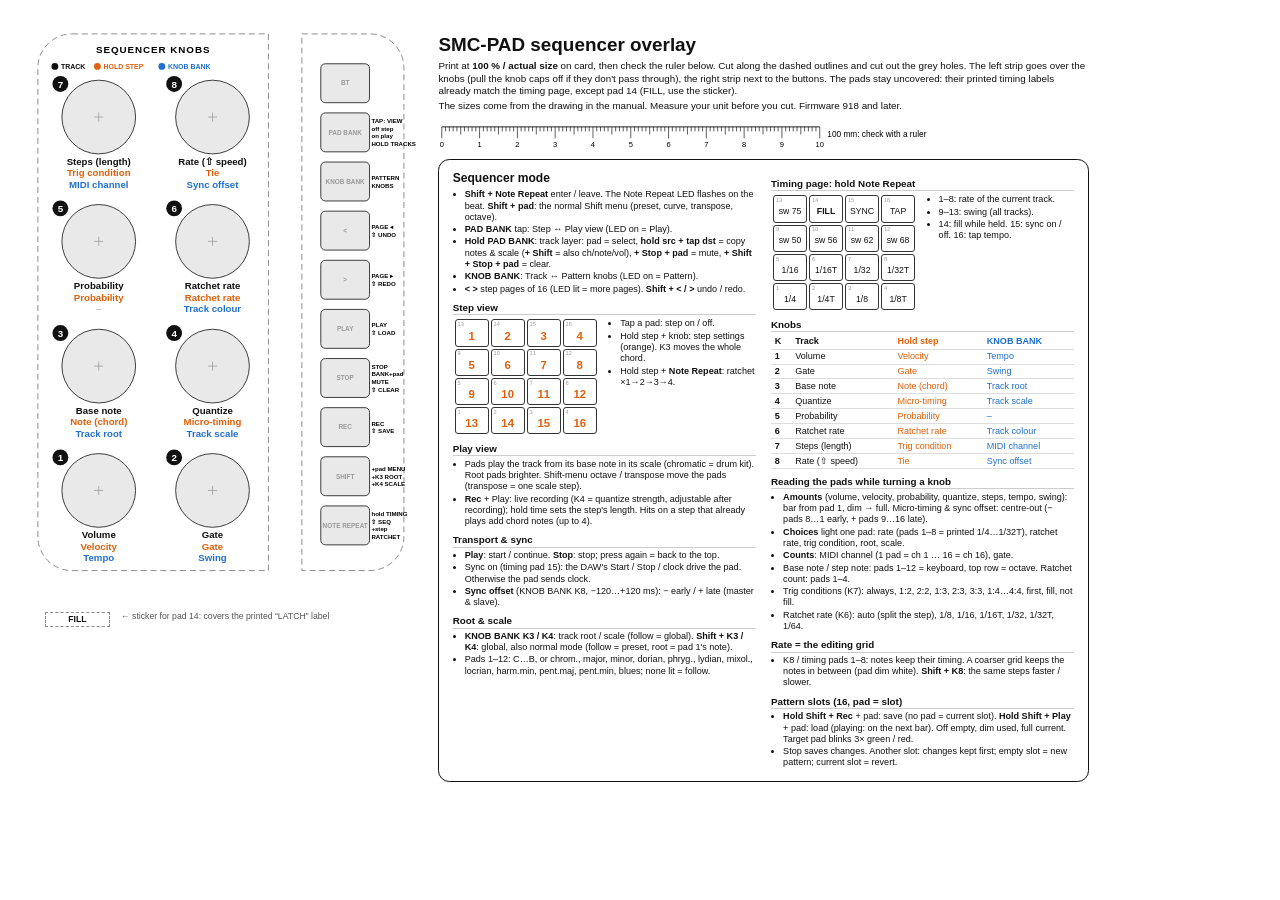
<file: docs/overlay/smcpad_seq_overlay.html>
<!DOCTYPE html><html lang="en"><head><meta charset="utf-8"><title>SMC-PAD sequencer overlay</title><meta name="description" content="Printable 1:1 overlay for the SMC-PAD sequencer"><style>
@page { size: 297mm 210mm; margin: 0; }
* { box-sizing: border-box; -webkit-print-color-adjust: exact; print-color-adjust: exact; }
html, body { margin: 0; padding: 0; }
body { font-family: "Avenir Next", "Helvetica Neue", Arial, sans-serif; color: #111; }
.page { position: relative; width: 297mm; height: 210mm; overflow: hidden; page-break-after: always; }
.strip { position: absolute; overflow: visible; }
.cut { fill: #fff; stroke: #888; stroke-width: 0.25; stroke-dasharray: 1.6 1.0; }
.hole { fill: #e9e9e9; stroke: #333; stroke-width: 0.25; }
.mark { stroke: #999; stroke-width: 0.2; }
text { font-family: "Avenir Next Condensed", "Arial Narrow", "Helvetica Neue", sans-serif; }
.title { font-size: 2.6px; font-weight: 700; letter-spacing: 0.25px; }
.legend { font-size: 1.85px; font-weight: 700; }
.badge { font-size: 2.6px; font-weight: 700; fill: #fff; }
.klabel { font-size: 2.55px; font-weight: 600; }
.btnname { font-size: 1.7px; fill: #999; font-weight: 600; }
.blabel { font-size: 1.62px; font-weight: 700; }
.head { position: absolute; left: 116mm; top: 9mm; width: 172mm; }
.head h1 { font-size: 5mm; margin: 0 0 1mm; }
.head p { font-size: 2.6mm; margin: 0.6mm 0; line-height: 1.3; }
.ruler { position: absolute; left: 116mm; top: 33mm; }
.sticker { position: absolute; left: 12mm; top: 162mm; width: 17mm; height: 3.8mm; border: 0.25mm dashed #888;
  font: 700 2.3mm "Avenir Next Condensed", sans-serif; text-align: center; line-height: 3.4mm; }
.stickerlab { position: absolute; left: 32mm; top: 161.6mm; font-size: 2.3mm; color: #555; width: 70mm; line-height: 1.25; }
.card { position: absolute; left: 116mm; top: 42mm; width: 172mm; border: 0.3mm solid #111;
  border-radius: 3mm; padding: 3mm 3.5mm; display: flex; gap: 4mm; font-size: 2.4mm; line-height: 1.25; }
.col { flex: 1; min-width: 0; }
.card h2 { font-size: 3.2mm; margin: 0 0 0.8mm; }
.card h3 { font-size: 2.6mm; margin: 1.8mm 0 0.6mm; border-bottom: 0.2mm solid #ccc; }
.card ul { margin: 0; padding-left: 3.2mm; }
.card li { margin: 0.25mm 0; }
.row { display: flex; gap: 2.5mm; align-items: flex-start; }
.side { flex: 1; }
table.grid { border-collapse: separate; border-spacing: 0.7mm; }
table.grid td { width: 9mm; height: 7.2mm; border: 0.25mm solid #333; border-radius: 0.8mm; position: relative;
  text-align: center; vertical-align: middle; font-size: 2.3mm; padding: 1.4mm 0 0; }
table.grid .pn { position: absolute; left: 0.5mm; top: 0.2mm; font-size: 1.5mm; color: #999; }
table.steps b { font-size: 3mm; color: #e0600b; }
table.knobs { border-collapse: collapse; width: 100%; }
table.knobs th, table.knobs td { text-align: left; padding: 0.35mm 1mm; border-bottom: 0.15mm solid #ddd; }
table.knobs .kn { font-weight: 700; }
.st { color: #e0600b; } .pt { color: #1f6fd1; }
.foot { font-size: 2.2mm; color: #555; margin: 2.5mm 0 0; }
</style></head><body><div class="page"><svg class="strip" style="left:9.5mm;top:8.5mm;width:62.0mm;height:143.0mm" viewBox="2.0 2.0 62.0 143.0" xmlns="http://www.w3.org/2000/svg"><path d="M11.500,2.500 L63.500,2.500 L63.500,144.500 L11.500,144.500 A9.000,9.000 0 0 1 2.500,135.500 L2.500,11.500 A9.000,9.000 0 0 1 11.500,2.500 Z" class="cut"/><text x="33.0" y="7.6" class="title" text-anchor="middle">SEQUENCER KNOBS</text><circle cx="7.0" cy="11.1" r="0.9" fill="#111111"/><text x="8.6" y="11.9" class="legend" fill="#111111">TRACK</text><circle cx="18.25" cy="11.1" r="0.9" fill="#e0600b"/><text x="19.85" y="11.9" class="legend" fill="#e0600b">HOLD STEP</text><circle cx="35.3" cy="11.1" r="0.9" fill="#1f6fd1"/><text x="36.9" y="11.9" class="legend" fill="#1f6fd1">KNOB BANK</text><circle cx="18.6" cy="24.5" r="9.75" class="hole"/><line x1="17.400000000000002" y1="24.5" x2="19.8" y2="24.5" class="mark"/><line x1="18.6" y1="23.3" x2="18.6" y2="25.7" class="mark"/><circle cx="8.450000000000001" cy="15.75" r="2.1" fill="#111"/><text x="8.450000000000001" y="16.8" class="badge" text-anchor="middle">7</text><text x="18.6" y="37.15" class="klabel" fill="#111111" text-anchor="middle">Steps (length)</text><text x="18.6" y="40.20" class="klabel" fill="#e0600b" text-anchor="middle">Trig condition</text><text x="18.6" y="43.25" class="klabel" fill="#1f6fd1" text-anchor="middle">MIDI channel</text><circle cx="48.7" cy="24.5" r="9.75" class="hole"/><line x1="47.5" y1="24.5" x2="49.900000000000006" y2="24.5" class="mark"/><line x1="48.7" y1="23.3" x2="48.7" y2="25.7" class="mark"/><circle cx="38.550000000000004" cy="15.75" r="2.1" fill="#111"/><text x="38.550000000000004" y="16.8" class="badge" text-anchor="middle">8</text><text x="48.7" y="37.15" class="klabel" fill="#111111" text-anchor="middle">Rate (⇧ speed)</text><text x="48.7" y="40.20" class="klabel" fill="#e0600b" text-anchor="middle">Tie</text><text x="48.7" y="43.25" class="klabel" fill="#1f6fd1" text-anchor="middle">Sync offset</text><circle cx="18.6" cy="57.4" r="9.75" class="hole"/><line x1="17.400000000000002" y1="57.4" x2="19.8" y2="57.4" class="mark"/><line x1="18.6" y1="56.199999999999996" x2="18.6" y2="58.6" class="mark"/><circle cx="8.450000000000001" cy="48.65" r="2.1" fill="#111"/><text x="8.450000000000001" y="49.699999999999996" class="badge" text-anchor="middle">5</text><text x="18.6" y="70.05" class="klabel" fill="#111111" text-anchor="middle">Probability</text><text x="18.6" y="73.10" class="klabel" fill="#e0600b" text-anchor="middle">Probability</text><text x="18.6" y="76.15" class="klabel" fill="#bbb" text-anchor="middle">–</text><circle cx="48.7" cy="57.4" r="9.75" class="hole"/><line x1="47.5" y1="57.4" x2="49.900000000000006" y2="57.4" class="mark"/><line x1="48.7" y1="56.199999999999996" x2="48.7" y2="58.6" class="mark"/><circle cx="38.550000000000004" cy="48.65" r="2.1" fill="#111"/><text x="38.550000000000004" y="49.699999999999996" class="badge" text-anchor="middle">6</text><text x="48.7" y="70.05" class="klabel" fill="#111111" text-anchor="middle">Ratchet rate</text><text x="48.7" y="73.10" class="klabel" fill="#e0600b" text-anchor="middle">Ratchet rate</text><text x="48.7" y="76.15" class="klabel" fill="#1f6fd1" text-anchor="middle">Track colour</text><circle cx="18.6" cy="90.4" r="9.75" class="hole"/><line x1="17.400000000000002" y1="90.4" x2="19.8" y2="90.4" class="mark"/><line x1="18.6" y1="89.2" x2="18.6" y2="91.60000000000001" class="mark"/><circle cx="8.450000000000001" cy="81.65" r="2.1" fill="#111"/><text x="8.450000000000001" y="82.7" class="badge" text-anchor="middle">3</text><text x="18.6" y="103.05" class="klabel" fill="#111111" text-anchor="middle">Base note</text><text x="18.6" y="106.10" class="klabel" fill="#e0600b" text-anchor="middle">Note (chord)</text><text x="18.6" y="109.15" class="klabel" fill="#1f6fd1" text-anchor="middle">Track root</text><circle cx="48.7" cy="90.4" r="9.75" class="hole"/><line x1="47.5" y1="90.4" x2="49.900000000000006" y2="90.4" class="mark"/><line x1="48.7" y1="89.2" x2="48.7" y2="91.60000000000001" class="mark"/><circle cx="38.550000000000004" cy="81.65" r="2.1" fill="#111"/><text x="38.550000000000004" y="82.7" class="badge" text-anchor="middle">4</text><text x="48.7" y="103.05" class="klabel" fill="#111111" text-anchor="middle">Quantize</text><text x="48.7" y="106.10" class="klabel" fill="#e0600b" text-anchor="middle">Micro-timing</text><text x="48.7" y="109.15" class="klabel" fill="#1f6fd1" text-anchor="middle">Track scale</text><circle cx="18.6" cy="123.3" r="9.75" class="hole"/><line x1="17.400000000000002" y1="123.3" x2="19.8" y2="123.3" class="mark"/><line x1="18.6" y1="122.1" x2="18.6" y2="124.5" class="mark"/><circle cx="8.450000000000001" cy="114.55" r="2.1" fill="#111"/><text x="8.450000000000001" y="115.6" class="badge" text-anchor="middle">1</text><text x="18.6" y="135.95" class="klabel" fill="#111111" text-anchor="middle">Volume</text><text x="18.6" y="139.00" class="klabel" fill="#e0600b" text-anchor="middle">Velocity</text><text x="18.6" y="142.05" class="klabel" fill="#1f6fd1" text-anchor="middle">Tempo</text><circle cx="48.7" cy="123.3" r="9.75" class="hole"/><line x1="47.5" y1="123.3" x2="49.900000000000006" y2="123.3" class="mark"/><line x1="48.7" y1="122.1" x2="48.7" y2="124.5" class="mark"/><circle cx="38.550000000000004" cy="114.55" r="2.1" fill="#111"/><text x="38.550000000000004" y="115.6" class="badge" text-anchor="middle">2</text><text x="48.7" y="135.95" class="klabel" fill="#111111" text-anchor="middle">Gate</text><text x="48.7" y="139.00" class="klabel" fill="#e0600b" text-anchor="middle">Gate</text><text x="48.7" y="142.05" class="klabel" fill="#1f6fd1" text-anchor="middle">Swing</text></svg><svg class="strip" style="left:79.5mm;top:8.5mm;width:28.0mm;height:143.0mm" viewBox="197.0 2.0 28.0 143.0" xmlns="http://www.w3.org/2000/svg"><path d="M197.500,2.500 L215.500,2.500 A9.000,9.000 0 0 1 224.500,11.500 L224.500,135.500 A9.000,9.000 0 0 1 215.500,144.500 L197.500,144.500 L197.500,2.500 Z" class="cut"/><rect x="202.5" y="10.40" width="12.90" height="10.3" rx="1.2" class="hole"/><text x="208.95" y="16.15" class="btnname" text-anchor="middle">BT</text><rect x="202.5" y="23.40" width="12.90" height="10.3" rx="1.2" class="hole"/><text x="208.95" y="29.15" class="btnname" text-anchor="middle">PAD BANK</text><text x="215.9" y="26.15" class="blabel">TAP: VIEW</text><text x="215.9" y="28.15" class="blabel">off  step</text><text x="215.9" y="30.15" class="blabel">on   play</text><text x="215.9" y="32.15" class="blabel">HOLD TRACKS</text><rect x="202.5" y="36.40" width="12.90" height="10.3" rx="1.2" class="hole"/><text x="208.95" y="42.15" class="btnname" text-anchor="middle">KNOB BANK</text><text x="215.9" y="41.15" class="blabel">PATTERN</text><text x="215.9" y="43.15" class="blabel">KNOBS</text><rect x="202.5" y="49.40" width="12.90" height="10.3" rx="1.2" class="hole"/><text x="208.95" y="55.15" class="btnname" text-anchor="middle">&lt;</text><text x="215.9" y="54.15" class="blabel">PAGE ◂</text><text x="215.9" y="56.15" class="blabel">⇧ UNDO</text><rect x="202.5" y="62.40" width="12.90" height="10.3" rx="1.2" class="hole"/><text x="208.95" y="68.15" class="btnname" text-anchor="middle">&gt;</text><text x="215.9" y="67.15" class="blabel">PAGE ▸</text><text x="215.9" y="69.15" class="blabel">⇧ REDO</text><rect x="202.5" y="75.40" width="12.90" height="10.3" rx="1.2" class="hole"/><text x="208.95" y="81.15" class="btnname" text-anchor="middle">PLAY</text><text x="215.9" y="80.15" class="blabel">PLAY</text><text x="215.9" y="82.15" class="blabel">⇧ LOAD</text><rect x="202.5" y="88.40" width="12.90" height="10.3" rx="1.2" class="hole"/><text x="208.95" y="94.15" class="btnname" text-anchor="middle">STOP</text><text x="215.9" y="91.15" class="blabel">STOP</text><text x="215.9" y="93.15" class="blabel">BANK+pad</text><text x="215.9" y="95.15" class="blabel">MUTE</text><text x="215.9" y="97.15" class="blabel">⇧ CLEAR</text><rect x="202.5" y="101.40" width="12.90" height="10.3" rx="1.2" class="hole"/><text x="208.95" y="107.15" class="btnname" text-anchor="middle">REC</text><text x="215.9" y="106.15" class="blabel">REC</text><text x="215.9" y="108.15" class="blabel">⇧ SAVE</text><rect x="202.5" y="114.40" width="12.90" height="10.3" rx="1.2" class="hole"/><text x="208.95" y="120.15" class="btnname" text-anchor="middle">SHIFT</text><text x="215.9" y="118.15" class="blabel">+pad MENU</text><text x="215.9" y="120.15" class="blabel">+K3 ROOT</text><text x="215.9" y="122.15" class="blabel">+K4 SCALE</text><rect x="202.5" y="127.40" width="12.90" height="10.3" rx="1.2" class="hole"/><text x="208.95" y="133.15" class="btnname" text-anchor="middle">NOTE REPEAT</text><text x="215.9" y="130.15" class="blabel">hold TIMING</text><text x="215.9" y="132.15" class="blabel">⇧ SEQ</text><text x="215.9" y="134.15" class="blabel">+step</text><text x="215.9" y="136.15" class="blabel">RATCHET</text></svg><div class="head"><h1>SMC-PAD sequencer overlay</h1>
<p>Print at <b>100 % / actual size</b> on card, then check the ruler below. Cut along the dashed outlines and cut out
the grey holes. The left strip goes over the knobs (pull the knob caps off if they don't pass through), the right
strip next to the buttons. The pads stay uncovered: their printed timing labels already match the timing page,
except pad 14 (FILL, use the sticker).</p>
<p>The sizes come from the drawing in the manual. Measure your unit before you cut. Firmware 918 and later.</p></div><svg class="ruler" style="width:140mm;height:7mm" viewBox="-1 -0.5 140 7" xmlns="http://www.w3.org/2000/svg"><line x1="0" y1="0" x2="100" y1="0" stroke="#111" stroke-width="0.25"/><line x1="0" y1="0" x2="0" y2="3.0" stroke="#111" stroke-width="0.18"/><text x="0" y="5.4" font-size="2" text-anchor="middle">0</text><line x1="1" y1="0" x2="1" y2="1.2" stroke="#111" stroke-width="0.18"/><line x1="2" y1="0" x2="2" y2="1.2" stroke="#111" stroke-width="0.18"/><line x1="3" y1="0" x2="3" y2="1.2" stroke="#111" stroke-width="0.18"/><line x1="4" y1="0" x2="4" y2="1.2" stroke="#111" stroke-width="0.18"/><line x1="5" y1="0" x2="5" y2="2.0" stroke="#111" stroke-width="0.18"/><line x1="6" y1="0" x2="6" y2="1.2" stroke="#111" stroke-width="0.18"/><line x1="7" y1="0" x2="7" y2="1.2" stroke="#111" stroke-width="0.18"/><line x1="8" y1="0" x2="8" y2="1.2" stroke="#111" stroke-width="0.18"/><line x1="9" y1="0" x2="9" y2="1.2" stroke="#111" stroke-width="0.18"/><line x1="10" y1="0" x2="10" y2="3.0" stroke="#111" stroke-width="0.18"/><text x="10" y="5.4" font-size="2" text-anchor="middle">1</text><line x1="11" y1="0" x2="11" y2="1.2" stroke="#111" stroke-width="0.18"/><line x1="12" y1="0" x2="12" y2="1.2" stroke="#111" stroke-width="0.18"/><line x1="13" y1="0" x2="13" y2="1.2" stroke="#111" stroke-width="0.18"/><line x1="14" y1="0" x2="14" y2="1.2" stroke="#111" stroke-width="0.18"/><line x1="15" y1="0" x2="15" y2="2.0" stroke="#111" stroke-width="0.18"/><line x1="16" y1="0" x2="16" y2="1.2" stroke="#111" stroke-width="0.18"/><line x1="17" y1="0" x2="17" y2="1.2" stroke="#111" stroke-width="0.18"/><line x1="18" y1="0" x2="18" y2="1.2" stroke="#111" stroke-width="0.18"/><line x1="19" y1="0" x2="19" y2="1.2" stroke="#111" stroke-width="0.18"/><line x1="20" y1="0" x2="20" y2="3.0" stroke="#111" stroke-width="0.18"/><text x="20" y="5.4" font-size="2" text-anchor="middle">2</text><line x1="21" y1="0" x2="21" y2="1.2" stroke="#111" stroke-width="0.18"/><line x1="22" y1="0" x2="22" y2="1.2" stroke="#111" stroke-width="0.18"/><line x1="23" y1="0" x2="23" y2="1.2" stroke="#111" stroke-width="0.18"/><line x1="24" y1="0" x2="24" y2="1.2" stroke="#111" stroke-width="0.18"/><line x1="25" y1="0" x2="25" y2="2.0" stroke="#111" stroke-width="0.18"/><line x1="26" y1="0" x2="26" y2="1.2" stroke="#111" stroke-width="0.18"/><line x1="27" y1="0" x2="27" y2="1.2" stroke="#111" stroke-width="0.18"/><line x1="28" y1="0" x2="28" y2="1.2" stroke="#111" stroke-width="0.18"/><line x1="29" y1="0" x2="29" y2="1.2" stroke="#111" stroke-width="0.18"/><line x1="30" y1="0" x2="30" y2="3.0" stroke="#111" stroke-width="0.18"/><text x="30" y="5.4" font-size="2" text-anchor="middle">3</text><line x1="31" y1="0" x2="31" y2="1.2" stroke="#111" stroke-width="0.18"/><line x1="32" y1="0" x2="32" y2="1.2" stroke="#111" stroke-width="0.18"/><line x1="33" y1="0" x2="33" y2="1.2" stroke="#111" stroke-width="0.18"/><line x1="34" y1="0" x2="34" y2="1.2" stroke="#111" stroke-width="0.18"/><line x1="35" y1="0" x2="35" y2="2.0" stroke="#111" stroke-width="0.18"/><line x1="36" y1="0" x2="36" y2="1.2" stroke="#111" stroke-width="0.18"/><line x1="37" y1="0" x2="37" y2="1.2" stroke="#111" stroke-width="0.18"/><line x1="38" y1="0" x2="38" y2="1.2" stroke="#111" stroke-width="0.18"/><line x1="39" y1="0" x2="39" y2="1.2" stroke="#111" stroke-width="0.18"/><line x1="40" y1="0" x2="40" y2="3.0" stroke="#111" stroke-width="0.18"/><text x="40" y="5.4" font-size="2" text-anchor="middle">4</text><line x1="41" y1="0" x2="41" y2="1.2" stroke="#111" stroke-width="0.18"/><line x1="42" y1="0" x2="42" y2="1.2" stroke="#111" stroke-width="0.18"/><line x1="43" y1="0" x2="43" y2="1.2" stroke="#111" stroke-width="0.18"/><line x1="44" y1="0" x2="44" y2="1.2" stroke="#111" stroke-width="0.18"/><line x1="45" y1="0" x2="45" y2="2.0" stroke="#111" stroke-width="0.18"/><line x1="46" y1="0" x2="46" y2="1.2" stroke="#111" stroke-width="0.18"/><line x1="47" y1="0" x2="47" y2="1.2" stroke="#111" stroke-width="0.18"/><line x1="48" y1="0" x2="48" y2="1.2" stroke="#111" stroke-width="0.18"/><line x1="49" y1="0" x2="49" y2="1.2" stroke="#111" stroke-width="0.18"/><line x1="50" y1="0" x2="50" y2="3.0" stroke="#111" stroke-width="0.18"/><text x="50" y="5.4" font-size="2" text-anchor="middle">5</text><line x1="51" y1="0" x2="51" y2="1.2" stroke="#111" stroke-width="0.18"/><line x1="52" y1="0" x2="52" y2="1.2" stroke="#111" stroke-width="0.18"/><line x1="53" y1="0" x2="53" y2="1.2" stroke="#111" stroke-width="0.18"/><line x1="54" y1="0" x2="54" y2="1.2" stroke="#111" stroke-width="0.18"/><line x1="55" y1="0" x2="55" y2="2.0" stroke="#111" stroke-width="0.18"/><line x1="56" y1="0" x2="56" y2="1.2" stroke="#111" stroke-width="0.18"/><line x1="57" y1="0" x2="57" y2="1.2" stroke="#111" stroke-width="0.18"/><line x1="58" y1="0" x2="58" y2="1.2" stroke="#111" stroke-width="0.18"/><line x1="59" y1="0" x2="59" y2="1.2" stroke="#111" stroke-width="0.18"/><line x1="60" y1="0" x2="60" y2="3.0" stroke="#111" stroke-width="0.18"/><text x="60" y="5.4" font-size="2" text-anchor="middle">6</text><line x1="61" y1="0" x2="61" y2="1.2" stroke="#111" stroke-width="0.18"/><line x1="62" y1="0" x2="62" y2="1.2" stroke="#111" stroke-width="0.18"/><line x1="63" y1="0" x2="63" y2="1.2" stroke="#111" stroke-width="0.18"/><line x1="64" y1="0" x2="64" y2="1.2" stroke="#111" stroke-width="0.18"/><line x1="65" y1="0" x2="65" y2="2.0" stroke="#111" stroke-width="0.18"/><line x1="66" y1="0" x2="66" y2="1.2" stroke="#111" stroke-width="0.18"/><line x1="67" y1="0" x2="67" y2="1.2" stroke="#111" stroke-width="0.18"/><line x1="68" y1="0" x2="68" y2="1.2" stroke="#111" stroke-width="0.18"/><line x1="69" y1="0" x2="69" y2="1.2" stroke="#111" stroke-width="0.18"/><line x1="70" y1="0" x2="70" y2="3.0" stroke="#111" stroke-width="0.18"/><text x="70" y="5.4" font-size="2" text-anchor="middle">7</text><line x1="71" y1="0" x2="71" y2="1.2" stroke="#111" stroke-width="0.18"/><line x1="72" y1="0" x2="72" y2="1.2" stroke="#111" stroke-width="0.18"/><line x1="73" y1="0" x2="73" y2="1.2" stroke="#111" stroke-width="0.18"/><line x1="74" y1="0" x2="74" y2="1.2" stroke="#111" stroke-width="0.18"/><line x1="75" y1="0" x2="75" y2="2.0" stroke="#111" stroke-width="0.18"/><line x1="76" y1="0" x2="76" y2="1.2" stroke="#111" stroke-width="0.18"/><line x1="77" y1="0" x2="77" y2="1.2" stroke="#111" stroke-width="0.18"/><line x1="78" y1="0" x2="78" y2="1.2" stroke="#111" stroke-width="0.18"/><line x1="79" y1="0" x2="79" y2="1.2" stroke="#111" stroke-width="0.18"/><line x1="80" y1="0" x2="80" y2="3.0" stroke="#111" stroke-width="0.18"/><text x="80" y="5.4" font-size="2" text-anchor="middle">8</text><line x1="81" y1="0" x2="81" y2="1.2" stroke="#111" stroke-width="0.18"/><line x1="82" y1="0" x2="82" y2="1.2" stroke="#111" stroke-width="0.18"/><line x1="83" y1="0" x2="83" y2="1.2" stroke="#111" stroke-width="0.18"/><line x1="84" y1="0" x2="84" y2="1.2" stroke="#111" stroke-width="0.18"/><line x1="85" y1="0" x2="85" y2="2.0" stroke="#111" stroke-width="0.18"/><line x1="86" y1="0" x2="86" y2="1.2" stroke="#111" stroke-width="0.18"/><line x1="87" y1="0" x2="87" y2="1.2" stroke="#111" stroke-width="0.18"/><line x1="88" y1="0" x2="88" y2="1.2" stroke="#111" stroke-width="0.18"/><line x1="89" y1="0" x2="89" y2="1.2" stroke="#111" stroke-width="0.18"/><line x1="90" y1="0" x2="90" y2="3.0" stroke="#111" stroke-width="0.18"/><text x="90" y="5.4" font-size="2" text-anchor="middle">9</text><line x1="91" y1="0" x2="91" y2="1.2" stroke="#111" stroke-width="0.18"/><line x1="92" y1="0" x2="92" y2="1.2" stroke="#111" stroke-width="0.18"/><line x1="93" y1="0" x2="93" y2="1.2" stroke="#111" stroke-width="0.18"/><line x1="94" y1="0" x2="94" y2="1.2" stroke="#111" stroke-width="0.18"/><line x1="95" y1="0" x2="95" y2="2.0" stroke="#111" stroke-width="0.18"/><line x1="96" y1="0" x2="96" y2="1.2" stroke="#111" stroke-width="0.18"/><line x1="97" y1="0" x2="97" y2="1.2" stroke="#111" stroke-width="0.18"/><line x1="98" y1="0" x2="98" y2="1.2" stroke="#111" stroke-width="0.18"/><line x1="99" y1="0" x2="99" y2="1.2" stroke="#111" stroke-width="0.18"/><line x1="100" y1="0" x2="100" y2="3.0" stroke="#111" stroke-width="0.18"/><text x="100" y="5.4" font-size="2" text-anchor="middle">10</text><text x="102" y="2.6" font-size="2.2">100 mm: check with a ruler</text></svg><div class="sticker">FILL</div><div class="stickerlab">&larr; sticker for pad 14: covers the printed &ldquo;LATCH&rdquo; label</div>
<div class="card">
 <div class="col">
  <h2>Sequencer mode</h2>
  <ul>
   <li><b>Shift + Note Repeat</b> enter / leave. The Note Repeat LED flashes on the beat.
    <b>Shift + pad</b>: the normal Shift menu (preset, curve, transpose, octave).</li>
   <li><b>PAD BANK</b> tap: Step &harr; Play view (LED on = Play).</li>
   <li><b>Hold PAD BANK</b>: track layer: pad = select, <b>hold src + tap dst</b> = copy notes &amp; scale
    (<b>+ Shift</b> = also ch/note/vol), <b>+ Stop + pad</b> = mute, <b>+ Shift + Stop + pad</b> = clear.</li>
   <li><b>KNOB BANK</b>: Track &harr; Pattern knobs (LED on = Pattern).</li>
   <li><b>&lt; &gt;</b> step pages of 16 (LED lit = more pages). <b>Shift + &lt; / &gt;</b> undo / redo.</li>
  </ul>
  <h3>Step view</h3>
  <div class="row"><table class="grid steps"><tr><td><span class="pn">13</span><b>1</b></td><td><span class="pn">14</span><b>2</b></td><td><span class="pn">15</span><b>3</b></td><td><span class="pn">16</span><b>4</b></td></tr><tr><td><span class="pn">9</span><b>5</b></td><td><span class="pn">10</span><b>6</b></td><td><span class="pn">11</span><b>7</b></td><td><span class="pn">12</span><b>8</b></td></tr><tr><td><span class="pn">5</span><b>9</b></td><td><span class="pn">6</span><b>10</b></td><td><span class="pn">7</span><b>11</b></td><td><span class="pn">8</span><b>12</b></td></tr><tr><td><span class="pn">1</span><b>13</b></td><td><span class="pn">2</span><b>14</b></td><td><span class="pn">3</span><b>15</b></td><td><span class="pn">4</span><b>16</b></td></tr></table>
   <ul class="side">
    <li>Tap a pad: step on / off.</li>
    <li>Hold step + knob: step settings (orange). K3 moves the whole chord.</li>
    <li>Hold step + <b>Note Repeat</b>: ratchet &times;1&rarr;2&rarr;3&rarr;4.</li>
   </ul></div>
  <h3>Play view</h3>
  <ul>
   <li>Pads play the track from its base note in its scale (chromatic = drum kit). Root pads brighter.
    Shift-menu octave / transpose move the pads (transpose = one scale step).</li>
   <li><b>Rec</b> + Play: live recording (K4 = quantize strength, adjustable after recording); hold time
    sets the step's length. Hits on a step that already plays add chord notes (up to 4).</li>
  </ul>
  <h3>Transport &amp; sync</h3>
  <ul>
   <li><b>Play</b>: start / continue. <b>Stop</b>: stop; press again = back to the top.</li>
   <li>Sync on (timing pad 15): the DAW's Start / Stop / clock drive the pad. Otherwise the pad sends clock.</li>
   <li><b>Sync offset</b> (KNOB BANK K8, &minus;120&hellip;+120 ms): &minus; early / + late (master &amp; slave).</li>
  </ul>
  <h3>Root &amp; scale</h3>
  <ul>
   <li><b>KNOB BANK K3 / K4</b>: track root / scale (follow = global). <b>Shift + K3 / K4</b>: global,
    also normal mode (follow = preset, root = pad 1's note).</li>
   <li>Pads 1&ndash;12: C&hellip;B, or chrom., major, minor, dorian, phryg., lydian, mixol., locrian, harm.min, pent.maj, pent.min, blues; none lit = follow.</li>
  </ul>
 </div>
 <div class="col">
  <h3>Timing page: hold Note Repeat</h3>
  <div class="row"><table class="grid timing"><tr><td><span class="pn">13</span>sw 75</td><td><span class="pn">14</span><b>FILL</b></td><td><span class="pn">15</span>SYNC</td><td><span class="pn">16</span>TAP</td></tr><tr><td><span class="pn">9</span>sw 50</td><td><span class="pn">10</span>sw 56</td><td><span class="pn">11</span>sw 62</td><td><span class="pn">12</span>sw 68</td></tr><tr><td><span class="pn">5</span>1/16</td><td><span class="pn">6</span>1/16T</td><td><span class="pn">7</span>1/32</td><td><span class="pn">8</span>1/32T</td></tr><tr><td><span class="pn">1</span>1/4</td><td><span class="pn">2</span>1/4T</td><td><span class="pn">3</span>1/8</td><td><span class="pn">4</span>1/8T</td></tr></table>
   <ul class="side">
    <li>1&ndash;8: rate of the current track.</li>
    <li>9&ndash;13: swing (all tracks).</li>
    <li>14: fill while held. 15: sync on / off. 16: tap tempo.</li>
   </ul></div>
  <h3>Knobs</h3>
  <table class="knobs"><tr><th>K</th><th>Track</th><th class="st">Hold step</th><th class="pt">KNOB BANK</th></tr>
  <tr><td class='kn'>1</td><td>Volume</td><td class='st'>Velocity</td><td class='pt'>Tempo</td></tr><tr><td class='kn'>2</td><td>Gate</td><td class='st'>Gate</td><td class='pt'>Swing</td></tr><tr><td class='kn'>3</td><td>Base note</td><td class='st'>Note (chord)</td><td class='pt'>Track root</td></tr><tr><td class='kn'>4</td><td>Quantize</td><td class='st'>Micro-timing</td><td class='pt'>Track scale</td></tr><tr><td class='kn'>5</td><td>Probability</td><td class='st'>Probability</td><td class='pt'>–</td></tr><tr><td class='kn'>6</td><td>Ratchet rate</td><td class='st'>Ratchet rate</td><td class='pt'>Track colour</td></tr><tr><td class='kn'>7</td><td>Steps (length)</td><td class='st'>Trig condition</td><td class='pt'>MIDI channel</td></tr><tr><td class='kn'>8</td><td>Rate (⇧ speed)</td><td class='st'>Tie</td><td class='pt'>Sync offset</td></tr></table>
  <h3>Reading the pads while turning a knob</h3>
  <ul>
   <li><b>Amounts</b> (volume, velocity, probability, quantize, steps, tempo, swing): bar from pad 1, dim &rarr; full. Micro-timing &amp; sync offset: centre-out (&minus; pads 8&hellip;1 early, + pads 9&hellip;16 late).</li>
   <li><b>Choices</b> light one pad: rate (pads 1&ndash;8 = printed 1/4&hellip;1/32T), ratchet rate, trig condition, root, scale.</li>
   <li><b>Counts</b>: MIDI channel (1 pad = ch 1 &hellip; 16 = ch 16), gate.</li>
   <li>Base note / step note: pads 1&ndash;12 = keyboard, top row = octave. Ratchet count: pads 1&ndash;4.</li>
   <li>Trig conditions (K7): always, 1:2, 2:2, 1:3, 2:3, 3:3, 1:4&hellip;4:4, first, fill, not fill.</li>
   <li>Ratchet rate (K6): auto (split the step), 1/8, 1/16, 1/16T, 1/32, 1/32T, 1/64.</li>
  </ul>
  <h3>Rate = the editing grid</h3>
  <ul>
   <li>K8 / timing pads 1&ndash;8: notes keep their timing. A coarser grid keeps the notes in between
    (pad dim white). <b>Shift + K8</b>: the same steps faster / slower.</li>
  </ul>
  <h3>Pattern slots (16, pad = slot)</h3>
  <ul>
   <li><b>Hold Shift + Rec</b> + pad: save (no pad = current slot). <b>Hold Shift + Play</b> + pad: load
    (playing: on the next bar). Off empty, dim used, full current. Target pad blinks 3&times; green / red.</li>
   <li>Stop saves changes. Another slot: changes kept first; empty slot = new pattern; current slot = revert.</li>
  </ul>
 </div>
</div></div></body></html>
</file>
<file: docs/styles.css>
:root {
  --bg: #f4f2ec;
  --surface: #ffffff;
  --surface-alt: #ebe8df;
  --surface-well: #f8f7f3;
  --ink: #171715;
  --ink-muted: #57544d;
  --ink-subtle: #78746b;
  --border: #d6d1c4;
  --border-strong: #b8b1a1;
  --accent: #d94e14;
  --accent-hover: #bd410d;
  --accent-soft: rgba(217, 78, 20, 0.1);
  --accent-ink: #ffffff;
  --ok: #0f7b4c;
  --ok-soft: rgba(15, 123, 76, 0.1);
  --ok-border: rgba(15, 123, 76, 0.32);
  --warn: #b45309;
  --warn-soft: #fffbeb;
  --warn-border: #f59e0b;
  --danger: #b42318;
  --danger-soft: #fef3f2;
  --danger-border: #f04438;
  --shadow: 0 2px 6px rgba(23, 23, 21, 0.05), 0 10px 28px rgba(23, 23, 21, 0.04);
  --radius-lg: 12px;
  --radius-md: 8px;
  --radius-sm: 6px;
  --font-display: "Space Grotesk", -apple-system, BlinkMacSystemFont, sans-serif;
  --font-sans: "Inter", -apple-system, BlinkMacSystemFont, sans-serif;
  --font-mono: "JetBrains Mono", ui-monospace, SFMono-Regular, Menlo, monospace;
}

[data-theme="dark"] {
  --bg: #121314;
  --surface: #1a1c1f;
  --surface-alt: #23262a;
  --surface-well: #151719;
  --ink: #f2efe9;
  --ink-muted: #a6a29a;
  --ink-subtle: #79756d;
  --border: #2c3035;
  --border-strong: #40454c;
  --accent: #f26422;
  --accent-hover: #ff7636;
  --accent-soft: rgba(242, 100, 34, 0.14);
  --accent-ink: #111111;
  --ok: #2dd484;
  --ok-soft: rgba(45, 212, 132, 0.12);
  --ok-border: rgba(45, 212, 132, 0.35);
  --warn: #fbbf24;
  --warn-soft: rgba(251, 191, 36, 0.09);
  --warn-border: rgba(251, 191, 36, 0.38);
  --danger: #f97066;
  --danger-soft: rgba(249, 112, 102, 0.1);
  --danger-border: rgba(249, 112, 102, 0.42);
  --shadow: 0 4px 16px rgba(0, 0, 0, 0.35);
}

*,
*::before,
*::after {
  box-sizing: border-box;
}

html {
  font-size: 16px;
  -webkit-font-smoothing: antialiased;
}

body {
  margin: 0;
  background-color: var(--bg);
  color: var(--ink);
  font-family: var(--font-sans);
  line-height: 1.55;
  transition: background-color 0.15s ease, color 0.15s ease;
}

a {
  color: var(--accent);
  text-decoration: underline;
  text-underline-offset: 3px;
}

a:hover {
  color: var(--accent-hover);
}

code {
  font-family: var(--font-mono);
  font-size: 0.86em;
  background: var(--surface-alt);
  padding: 0.14em 0.42em;
  border-radius: 4px;
  border: 1px solid var(--border);
}

.shell {
  max-width: 900px;
  margin: 0 auto;
  padding: 2rem 1.25rem 4rem;
}

/* Header */
.topbar {
  display: flex;
  align-items: flex-start;
  justify-content: space-between;
  gap: 1rem;
  padding-bottom: 1.5rem;
  border-bottom: 1px solid var(--border);
  margin-bottom: 1.5rem;
}

.hw-kicker {
  display: inline-flex;
  align-items: center;
  gap: 0.5rem;
  font-family: var(--font-mono);
  font-size: 0.74rem;
  font-weight: 600;
  letter-spacing: 0.08em;
  text-transform: uppercase;
  color: var(--accent);
  margin-bottom: 0.5rem;
}

.hw-led {
  width: 8px;
  height: 8px;
  border-radius: 50%;
  background: var(--accent);
  box-shadow: 0 0 8px var(--accent);
}

h1 {
  font-family: var(--font-display);
  font-size: clamp(1.65rem, 3.2vw, 2.25rem);
  font-weight: 700;
  letter-spacing: -0.025em;
  line-height: 1.15;
  margin: 0 0 0.55rem;
}

.lead {
  margin: 0;
  color: var(--ink-muted);
  font-size: 0.98rem;
  max-width: 66ch;
}

.topbar-actions {
  display: flex;
  align-items: center;
  gap: 0.55rem;
  flex-shrink: 0;
}

.btn-ghost {
  display: inline-flex;
  align-items: center;
  gap: 0.4rem;
  background: var(--surface);
  color: var(--ink);
  border: 1px solid var(--border);
  border-radius: var(--radius-sm);
  padding: 0.48rem 0.78rem;
  font-family: var(--font-sans);
  font-size: 0.82rem;
  font-weight: 500;
  text-decoration: none;
  cursor: pointer;
  transition: border-color 0.15s ease, background-color 0.15s ease;
}

.btn-ghost:hover {
  border-color: var(--border-strong);
  background: var(--surface-alt);
  color: var(--ink);
}

.btn-kofi {
  border-color: var(--accent);
  color: var(--accent);
}

.btn-kofi:hover {
  border-color: var(--accent-hover);
  background: var(--accent-soft);
  color: var(--accent-hover);
}

/* Strong Disclaimer Box */
.disclaimer-card {
  background: var(--danger-soft);
  border: 1.5px solid var(--danger-border);
  border-radius: var(--radius-lg);
  padding: 1.15rem 1.3rem;
  margin-bottom: 1.5rem;
}

.disclaimer-title {
  display: flex;
  align-items: center;
  gap: 0.55rem;
  font-family: var(--font-display);
  font-size: 0.98rem;
  font-weight: 700;
  color: var(--danger);
  margin: 0 0 0.45rem;
  text-transform: uppercase;
  letter-spacing: 0.03em;
}

.disclaimer-card p {
  margin: 0;
  font-size: 0.9rem;
  color: var(--ink);
}

.disclaimer-card p + p {
  margin-top: 0.5rem;
}

/* Main Cards */
.card {
  background: var(--surface);
  border: 1px solid var(--border);
  border-radius: var(--radius-lg);
  padding: 1.5rem;
  box-shadow: var(--shadow);
  margin-bottom: 1.5rem;
}

.card-header {
  display: flex;
  flex-wrap: wrap;
  align-items: center;
  justify-content: space-between;
  gap: 0.75rem;
  margin-bottom: 1.15rem;
}

.card-header h2 {
  font-family: var(--font-display);
  font-size: 1.22rem;
  font-weight: 700;
  letter-spacing: -0.015em;
  margin: 0;
}

.status-pill {
  display: inline-flex;
  align-items: center;
  gap: 0.45rem;
  font-family: var(--font-mono);
  font-size: 0.75rem;
  padding: 0.3rem 0.68rem;
  border-radius: 999px;
  border: 1px solid var(--border);
  background: var(--surface-well);
  color: var(--ink-muted);
}

.status-pill.ready {
  border-color: var(--ok-border);
  background: var(--ok-soft);
  color: var(--ok);
}

.status-pill.error {
  border-color: var(--danger-border);
  background: var(--danger-soft);
  color: var(--danger);
}

.status-dot {
  width: 7px;
  height: 7px;
  border-radius: 50%;
  background: currentColor;
}

/* Dropzone */
.dropzone {
  position: relative;
  border: 2px dashed var(--border-strong);
  border-radius: var(--radius-md);
  background: var(--surface-well);
  padding: 1.85rem 1.25rem;
  text-align: center;
  cursor: pointer;
  transition: border-color 0.15s ease, background-color 0.15s ease;
}

.dropzone:hover,
.dropzone.dragover {
  border-color: var(--accent);
  background: var(--accent-soft);
}

.dropzone.verified {
  border-style: solid;
  border-color: var(--ok-border);
  background: var(--ok-soft);
}

.dropzone input[type="file"] {
  position: absolute;
  inset: 0;
  width: 100%;
  height: 100%;
  opacity: 0;
  cursor: pointer;
}

.dropzone-title {
  font-family: var(--font-display);
  font-size: 1.05rem;
  font-weight: 600;
  margin: 0 0 0.3rem;
}

.dropzone-sub {
  margin: 0;
  font-size: 0.86rem;
  color: var(--ink-muted);
}

.spec-strip {
  display: flex;
  flex-wrap: wrap;
  gap: 0.5rem 1.25rem;
  margin-top: 0.85rem;
  padding: 0.65rem 0.85rem;
  background: var(--surface-well);
  border: 1px solid var(--border);
  border-radius: var(--radius-sm);
  font-family: var(--font-mono);
  font-size: 0.76rem;
  color: var(--ink-muted);
}

.spec-strip strong {
  color: var(--ink);
  font-weight: 600;
}

/* Verification Readout */
.verify-box {
  margin-top: 1rem;
  padding: 0.95rem 1.05rem;
  border-radius: var(--radius-md);
  border: 1px solid var(--border);
  background: var(--surface-well);
  font-size: 0.88rem;
}

.verify-box[hidden] {
  display: none;
}

.verify-box.ok {
  border-color: var(--ok-border);
  background: var(--ok-soft);
}

.verify-box.err {
  border-color: var(--danger-border);
  background: var(--danger-soft);
  color: var(--danger);
}

.verify-grid {
  display: grid;
  grid-template-columns: repeat(auto-fit, minmax(220px, 1fr));
  gap: 0.55rem 1rem;
  margin-top: 0.55rem;
  font-family: var(--font-mono);
  font-size: 0.76rem;
  color: var(--ink-muted);
}

.verify-title {
  font-weight: 600;
  color: var(--ink);
  margin: 0;
}

.verify-box.err .verify-title {
  color: var(--danger);
}

/* Risk acknowledgement & primary action */
.patch-footer {
  margin-top: 1.2rem;
  padding-top: 1.15rem;
  border-top: 1px solid var(--border);
  display: flex;
  flex-direction: column;
  gap: 1rem;
}

.ack-label {
  display: flex;
  align-items: flex-start;
  gap: 0.65rem;
  font-size: 0.88rem;
  color: var(--ink);
  cursor: pointer;
  user-select: none;
}

.ack-label input[type="checkbox"] {
  margin-top: 0.22rem;
  width: 1.05rem;
  height: 1.05rem;
  accent-color: var(--accent);
  flex-shrink: 0;
  cursor: pointer;
}

.action-row {
  display: flex;
  flex-wrap: wrap;
  align-items: center;
  justify-content: space-between;
  gap: 0.85rem;
}

.btn-primary {
  display: inline-flex;
  align-items: center;
  justify-content: center;
  gap: 0.55rem;
  background: var(--accent);
  color: var(--accent-ink);
  border: none;
  border-radius: var(--radius-sm);
  padding: 0.78rem 1.35rem;
  font-family: var(--font-display);
  font-size: 0.96rem;
  font-weight: 700;
  letter-spacing: -0.01em;
  cursor: pointer;
  transition: background-color 0.15s ease, opacity 0.15s ease, transform 0.08s ease;
}

.btn-primary:hover:not(:disabled) {
  background: var(--accent-hover);
}

.btn-primary:active:not(:disabled) {
  transform: translateY(1px);
}

.btn-primary:disabled {
  opacity: 0.42;
  cursor: not-allowed;
}

.privacy-note {
  font-size: 0.8rem;
  color: var(--ink-subtle);
  margin: 0;
}

/* Flashing Guide */
.two-pass-callout {
  background: var(--warn-soft);
  border: 1px solid var(--warn-border);
  border-radius: var(--radius-md);
  padding: 0.85rem 1rem;
  margin-bottom: 1.2rem;
  font-size: 0.9rem;
}

.two-pass-callout strong {
  color: var(--warn);
}

.steps-list {
  list-style: none;
  margin: 0;
  padding: 0;
  display: grid;
  gap: 0.9rem;
}

.step-item {
  display: grid;
  grid-template-columns: auto 1fr;
  gap: 0.95rem;
  padding: 1rem 1.1rem;
  border-radius: var(--radius-md);
  border: 1px solid var(--border);
  background: var(--surface-well);
}

.step-item.highlight {
  border-color: var(--accent);
  background: var(--accent-soft);
}

.step-badge {
  font-family: var(--font-mono);
  font-size: 0.76rem;
  font-weight: 700;
  text-transform: uppercase;
  padding: 0.28rem 0.55rem;
  border-radius: 5px;
  background: var(--surface-alt);
  border: 1px solid var(--border-strong);
  color: var(--ink);
  height: fit-content;
  white-space: nowrap;
}

.step-item.highlight .step-badge {
  background: var(--accent);
  border-color: var(--accent);
  color: var(--accent-ink);
}

.step-body h3 {
  font-family: var(--font-display);
  font-size: 1rem;
  font-weight: 700;
  margin: 0 0 0.3rem;
}

.step-body p {
  margin: 0;
  font-size: 0.9rem;
  color: var(--ink-muted);
}

.step-body p strong {
  color: var(--ink);
}

/* Bottom Two-Column Grid */
.info-grid {
  display: grid;
  grid-template-columns: repeat(auto-fit, minmax(300px, 1fr));
  gap: 1.25rem;
  margin-bottom: 1.5rem;
}

.info-grid .card {
  margin-bottom: 0;
}

.compact-list {
  margin: 0.5rem 0 0;
  padding-left: 1.15rem;
  font-size: 0.89rem;
  color: var(--ink-muted);
}

.compact-list li + li {
  margin-top: 0.42rem;
}

.compact-list strong {
  color: var(--ink);
}

.overlay-links {
  display: flex;
  flex-direction: column;
  gap: 0.55rem;
  margin-top: 0.85rem;
}

.overlay-link-card {
  display: flex;
  align-items: center;
  justify-content: space-between;
  gap: 0.75rem;
  padding: 0.68rem 0.88rem;
  border-radius: var(--radius-sm);
  border: 1px solid var(--border);
  background: var(--surface-well);
  color: var(--ink);
  text-decoration: none;
  font-size: 0.86rem;
  font-weight: 500;
  transition: border-color 0.15s ease;
}

.overlay-link-card:hover {
  border-color: var(--accent);
  color: var(--accent);
}

/* Footer */
.site-footer {
  padding-top: 1.25rem;
  border-top: 1px solid var(--border);
  font-size: 0.8rem;
  color: var(--ink-subtle);
  display: flex;
  flex-wrap: wrap;
  justify-content: space-between;
  gap: 0.75rem;
}

@media (max-width: 640px) {
  .topbar {
    flex-direction: column;
  }
  .step-item {
    grid-template-columns: 1fr;
    gap: 0.5rem;
  }
  .action-row {
    flex-direction: column;
    align-items: stretch;
  }
  .btn-primary {
    width: 100%;
  }
}
</file>
